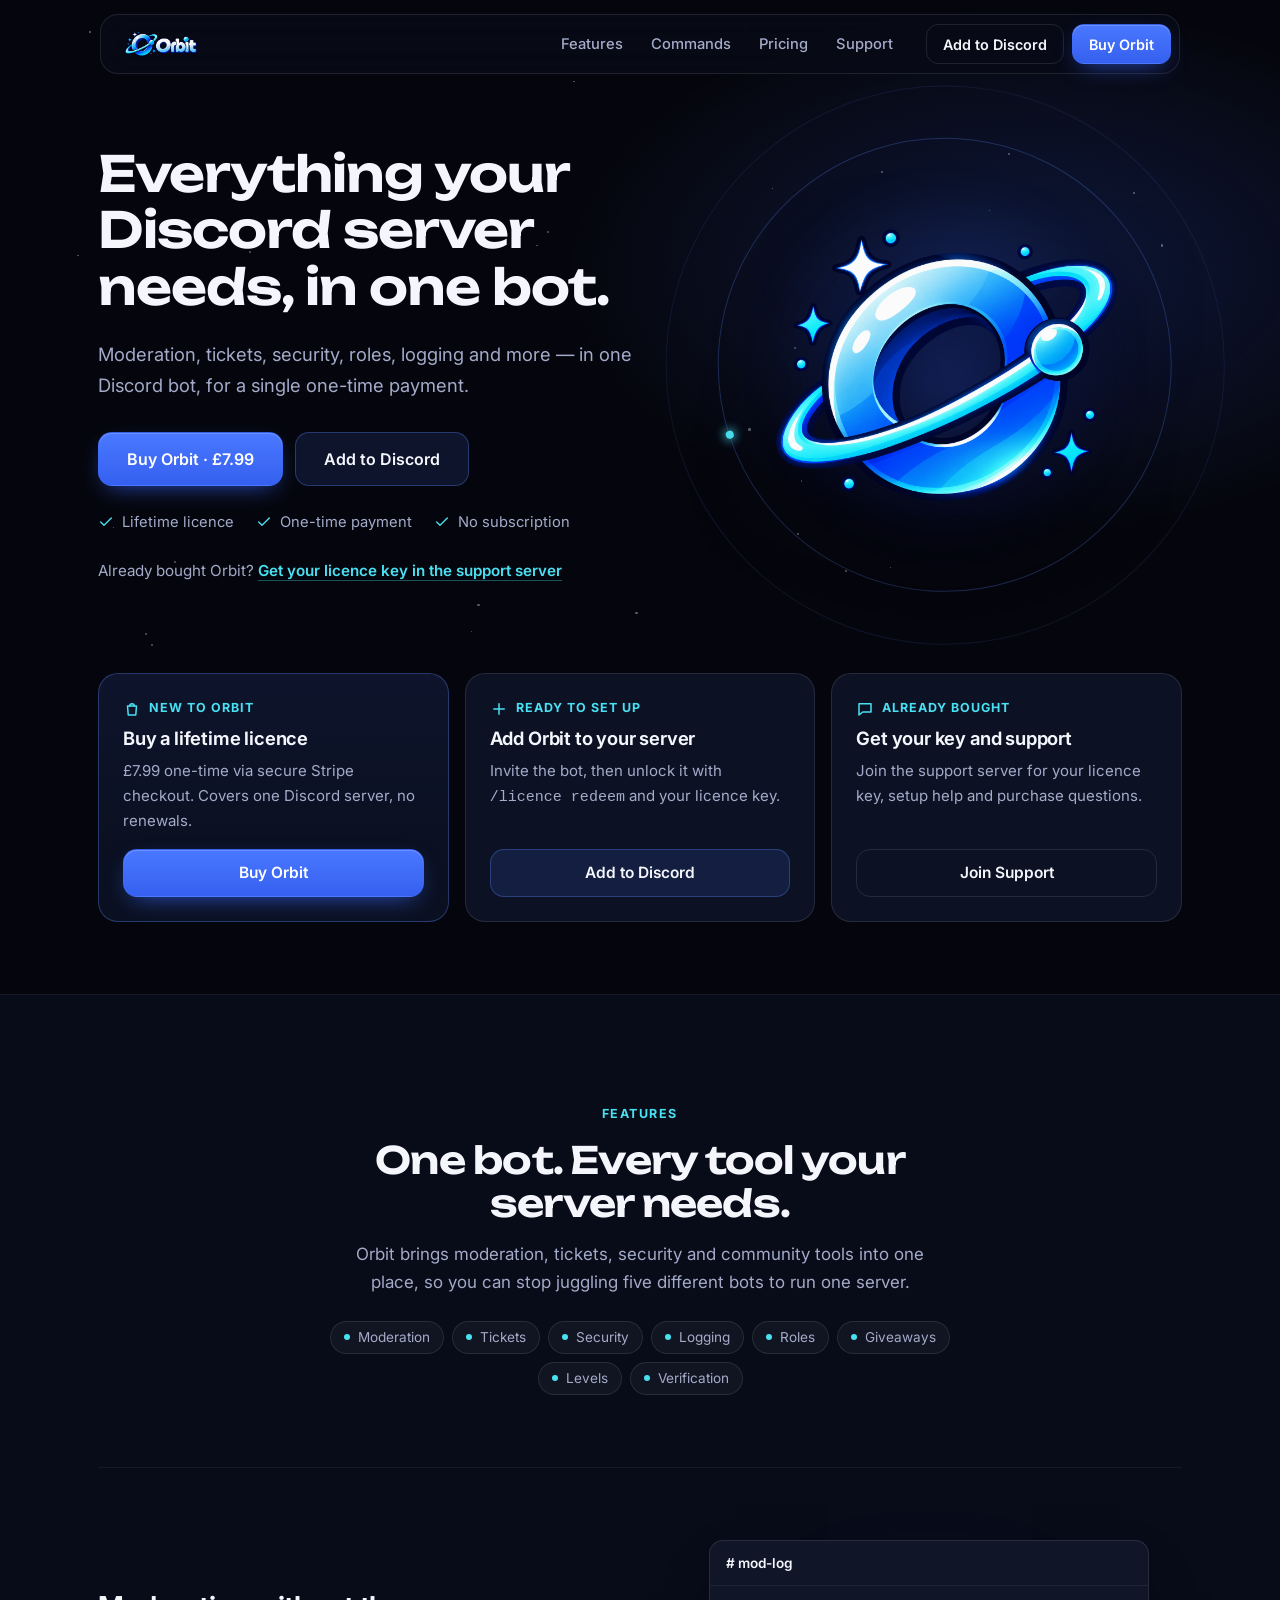
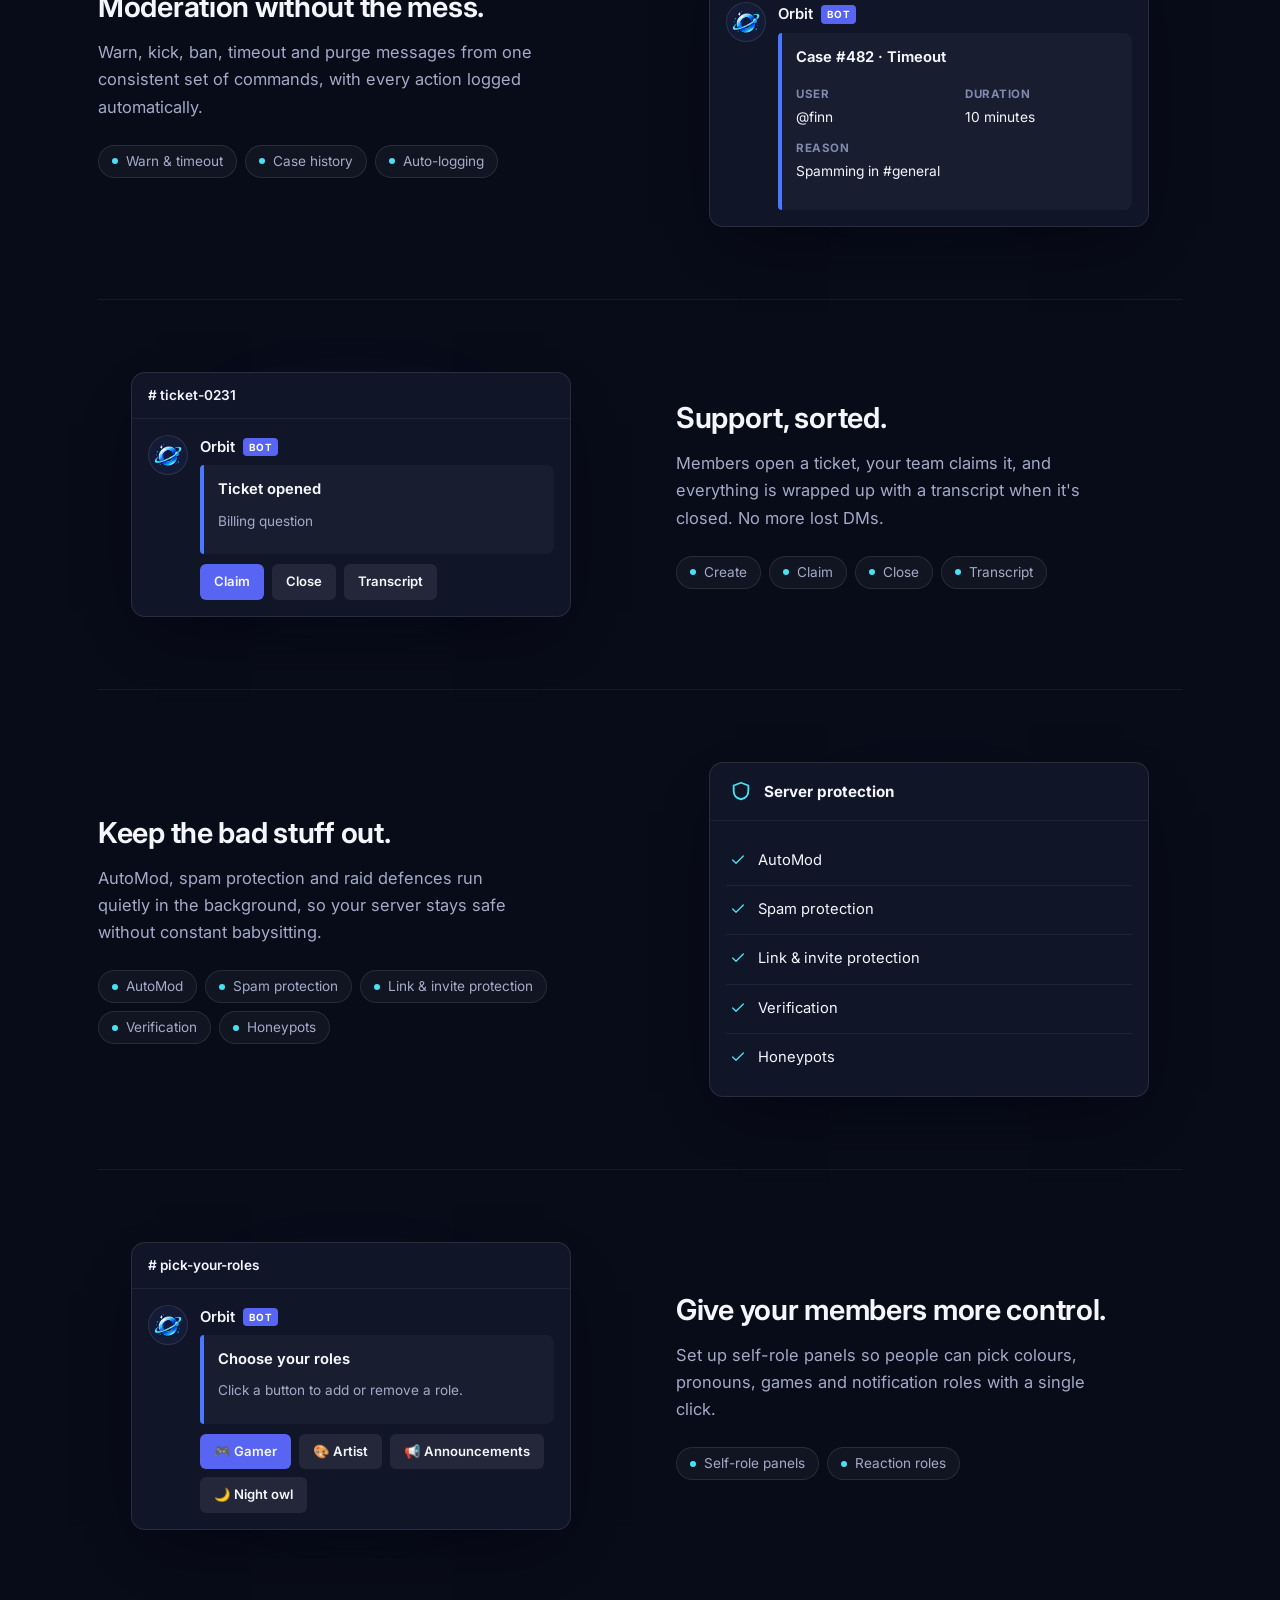
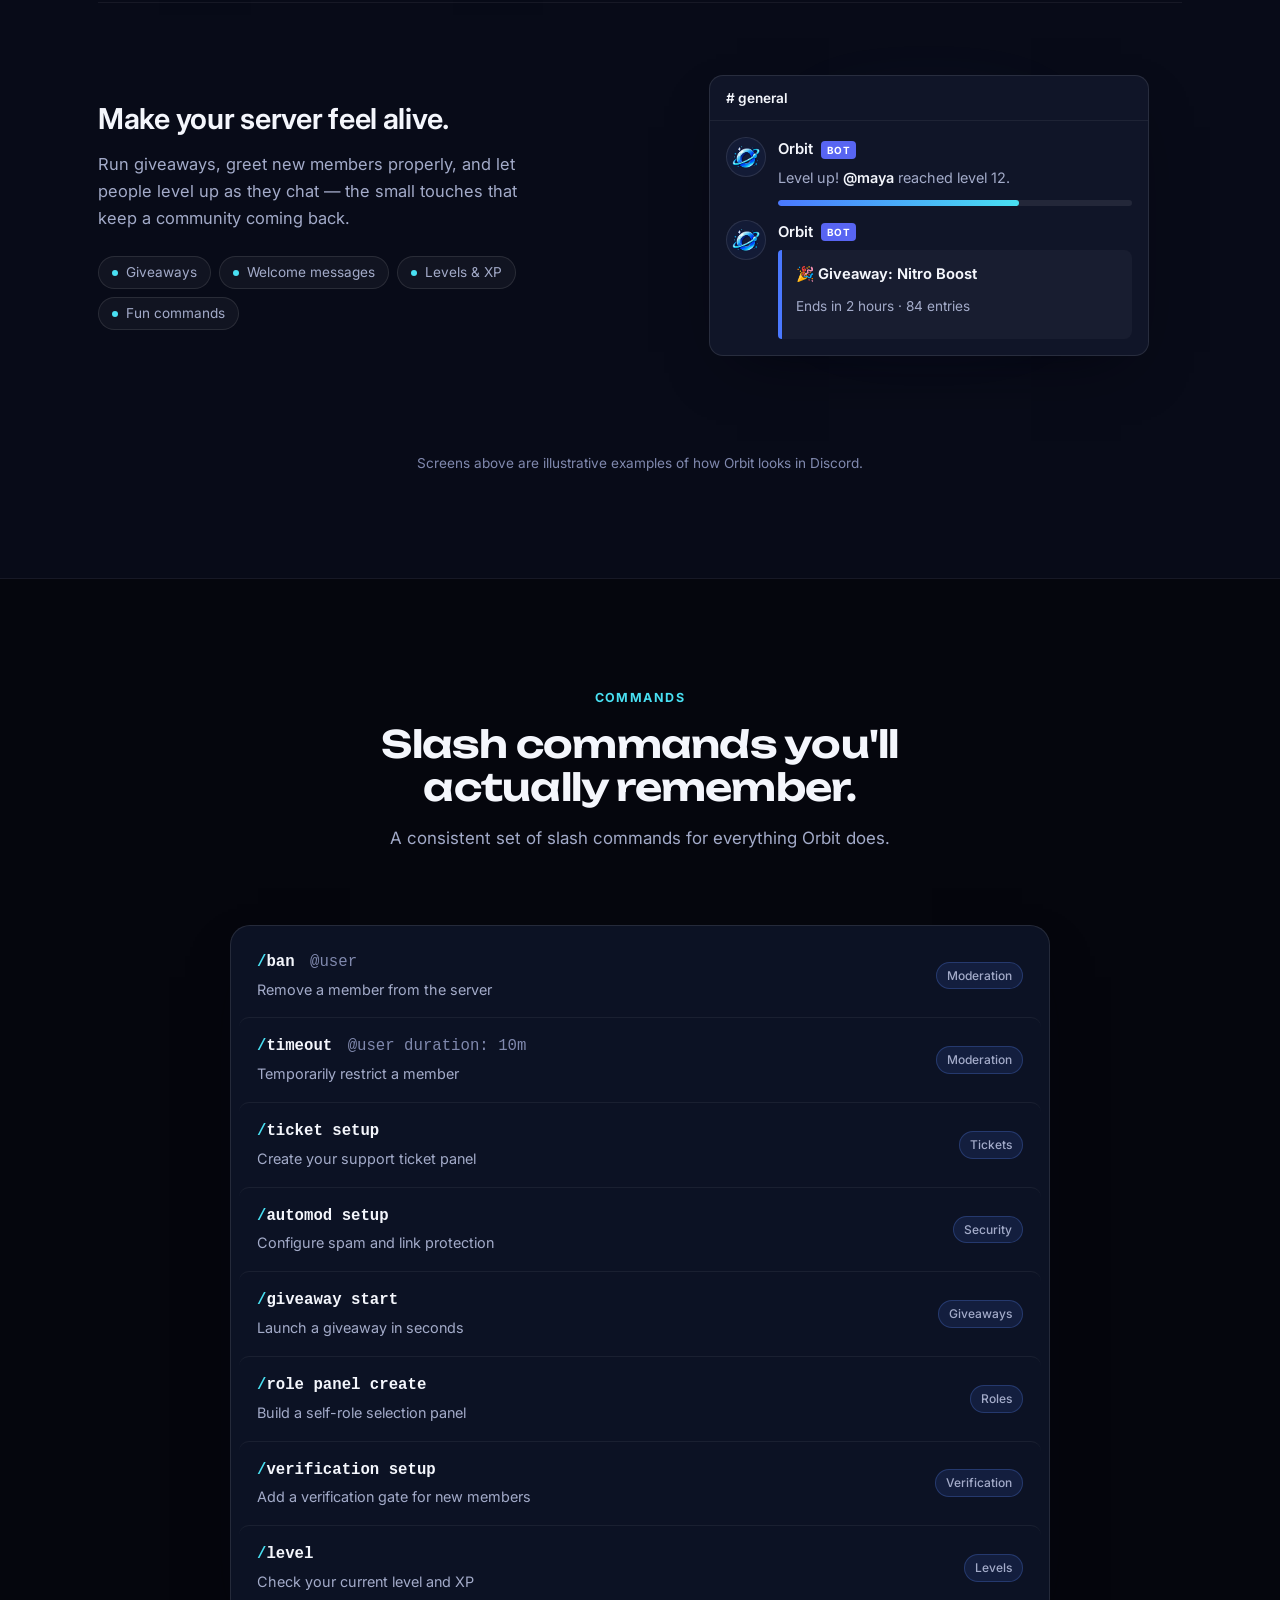
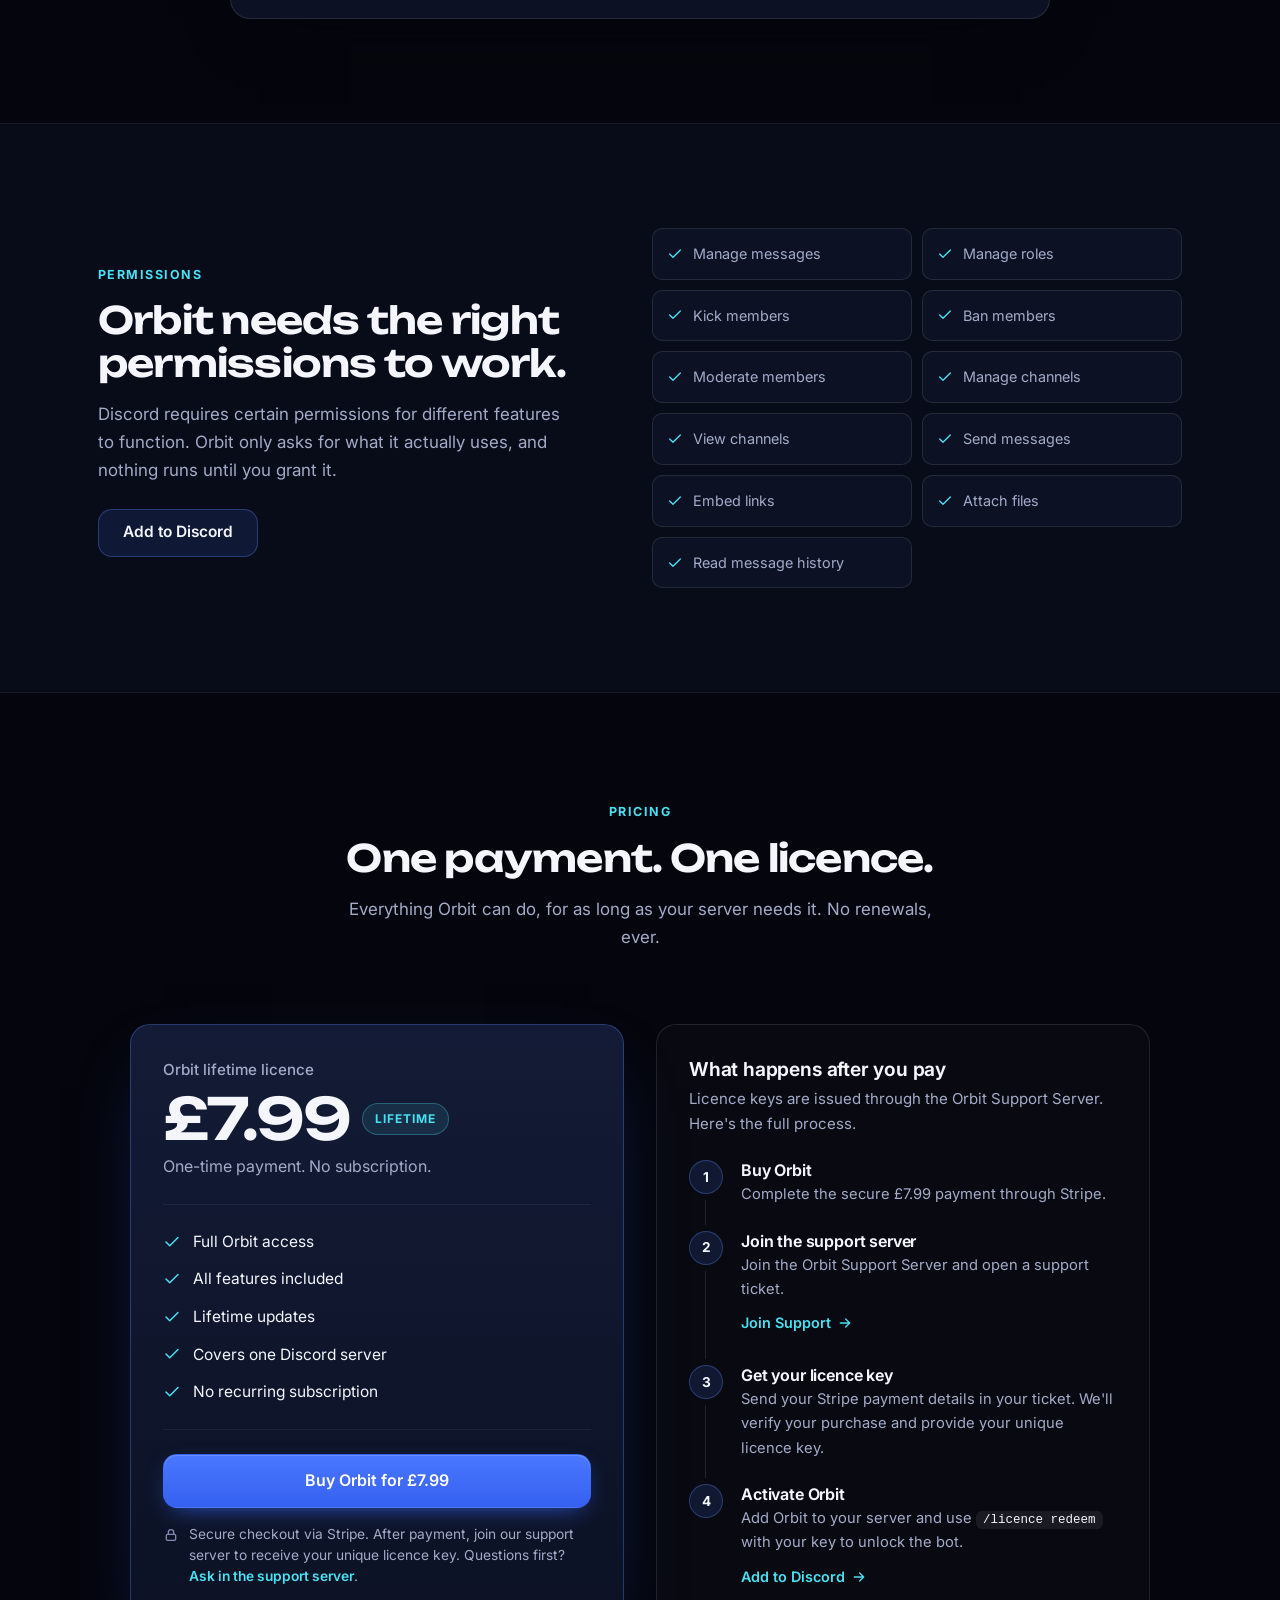
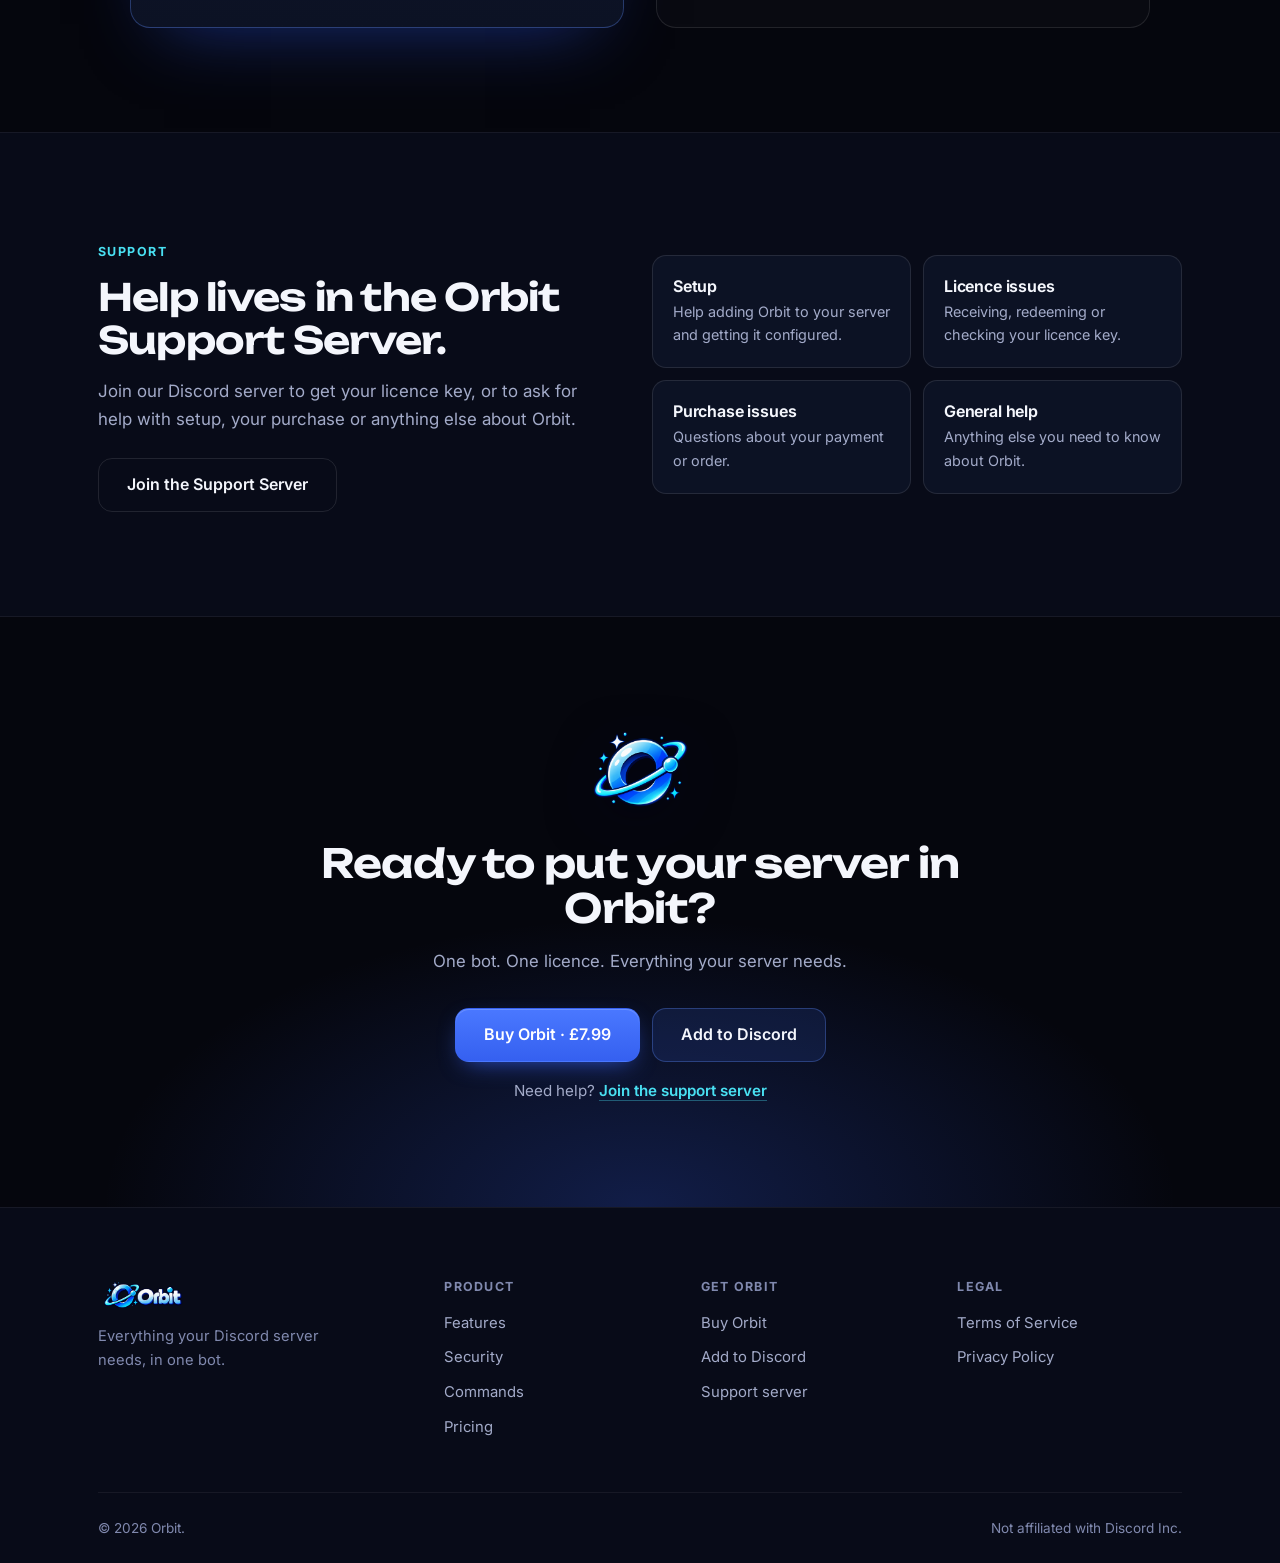
<file: index.html>
<!DOCTYPE html>
<html lang="en">
<head>
<meta charset="UTF-8">
<meta name="viewport" content="width=device-width, initial-scale=1">
<title>Orbit — The all-in-one Discord bot for moderation, tickets and security</title>
<meta name="description" content="Moderation, tickets, security, roles, giveaways and more in one Discord bot. One-time £7.99 lifetime licence. No subscription.">
<meta name="theme-color" content="#3560f0">
<meta name="color-scheme" content="dark">
<link rel="canonical" href="https://orbitdc.dev/">

<!-- Open Graph (Discord, Slack, Facebook…) -->
<meta property="og:type" content="website">
<meta property="og:site_name" content="Orbit">
<meta property="og:url" content="https://orbitdc.dev/">
<meta property="og:title" content="Orbit — Everything your Discord server needs">
<meta property="og:description" content="Moderation, tickets, security, roles, giveaways and more in one Discord bot. One-time £7.99 lifetime licence. No subscription.">
<meta property="og:image" content="https://orbitdc.dev/assets/orbit-mascot.png">
<meta property="og:image:type" content="image/png">
<meta property="og:image:width" content="1254">
<meta property="og:image:height" content="1254">
<meta property="og:image:alt" content="Orbit — a glossy blue ringed planet mascot">
<meta property="og:locale" content="en_GB">

<!-- Twitter / X -->
<meta name="twitter:card" content="summary">
<meta name="twitter:title" content="Orbit — Everything your Discord server needs">
<meta name="twitter:description" content="Moderation, tickets, security, roles, giveaways and more in one Discord bot. One-time £7.99 lifetime licence. No subscription.">
<meta name="twitter:image" content="https://orbitdc.dev/assets/orbit-mascot.png">
<meta name="twitter:image:alt" content="Orbit — a glossy blue ringed planet mascot">

<link rel="icon" type="image/png" href="assets/orbit-mascot.png">
<link rel="apple-touch-icon" href="assets/orbit-mascot.png">
<link rel="preconnect" href="https://fonts.googleapis.com">
<link rel="preconnect" href="https://fonts.gstatic.com" crossorigin>
<link href="https://fonts.googleapis.com/css2?family=Inter:wght@400;500;600;700&family=Unbounded:wght@500;600&display=swap" rel="stylesheet">
<link rel="stylesheet" href="style.css">
</head>
<body>
<a class="skip-link" href="#main">Skip to content</a>

<!-- Icon sprite -->
<svg class="sprite" width="0" height="0" aria-hidden="true" focusable="false">
  <symbol id="i-check" viewBox="0 0 24 24"><path d="M4 12l5 5L20 6"/></symbol>
  <symbol id="i-arrow" viewBox="0 0 24 24"><path d="M5 12h14M13 6l6 6-6 6"/></symbol>
  <symbol id="i-plus" viewBox="0 0 24 24"><path d="M12 5v14M5 12h14"/></symbol>
  <symbol id="i-bag" viewBox="0 0 24 24"><path d="M6 8h12l-1 12H7L6 8z"/><path d="M9 8a3 3 0 016 0"/></symbol>
  <symbol id="i-chat" viewBox="0 0 24 24"><path d="M4 5h16v11H9l-5 4V5z"/></symbol>
  <symbol id="i-lock" viewBox="0 0 24 24"><rect x="5" y="11" width="14" height="9" rx="2"/><path d="M8 11V8a4 4 0 018 0v3"/></symbol>
  <symbol id="i-shield" viewBox="0 0 24 24"><path d="M12 3l8 3v6c0 5-3.5 8-8 9-4.5-1-8-4-8-9V6l8-3z"/></symbol>
</svg>

<!-- NAV -->
<header class="nav-wrap" id="siteNav">
  <nav class="nav" aria-label="Primary">
    <a href="#top" class="nav-logo" aria-label="Orbit — back to top"><img src="assets/orbit-logo.png" alt="Orbit" width="84" height="28"></a>
    <div class="nav-menu" id="navMenu">
      <ul class="nav-links">
        <li><a href="#features">Features</a></li>
        <li><a href="#commands">Commands</a></li>
        <li><a href="#pricing">Pricing</a></li>
        <li><a href="#" data-action="support">Support</a></li>
      </ul>
      <div class="nav-actions">
        <a href="#" class="btn btn-ghost btn-sm" data-action="invite">Add to Discord</a>
        <a href="#" class="btn btn-primary btn-sm" data-action="stripe">Buy Orbit</a>
      </div>
    </div>
    <button class="nav-toggle" id="navToggle" type="button" aria-label="Open menu" aria-expanded="false" aria-controls="navMenu"><span class="bars"></span></button>
  </nav>
</header>

<main id="main">

  <!-- HERO -->
  <section class="hero" id="top" aria-labelledby="hero-title">
    <div class="starfield" id="heroStars" aria-hidden="true"></div>
    <div class="container hero-inner">
      <div class="hero-copy">
        <h1 id="hero-title">Everything your Discord server needs, in one bot.</h1>
        <p class="lede">Moderation, tickets, security, roles, logging and more — in one Discord bot, for a single one-time payment.</p>
        <div class="hero-actions">
          <a href="#" class="btn btn-primary btn-lg" data-action="stripe">Buy Orbit · £7.99</a>
          <a href="#" class="btn btn-secondary btn-lg" data-action="invite">Add to Discord</a>
        </div>
        <ul class="hero-points">
          <li><svg class="icon" aria-hidden="true"><use href="#i-check"/></svg>Lifetime licence</li>
          <li><svg class="icon" aria-hidden="true"><use href="#i-check"/></svg>One-time payment</li>
          <li><svg class="icon" aria-hidden="true"><use href="#i-check"/></svg>No subscription</li>
        </ul>
        <p class="hero-support">Already bought Orbit? <a href="#" data-action="support">Get your licence key in the support server</a></p>
      </div>
      <div class="hero-stage" aria-hidden="true">
        <span class="ring r2"></span>
        <span class="ring r1"></span>
        <img class="hero-mascot" src="assets/orbit-mascot.png" alt="" width="1254" height="1254" fetchpriority="high">
      </div>
    </div>
  </section>

  <!-- THREE CLEAR PATHS -->
  <section class="paths" aria-labelledby="paths-title">
    <h2 class="sr-only" id="paths-title">Get started with Orbit</h2>
    <div class="container">
      <div class="paths-grid">
        <div class="path is-primary">
          <span class="path-label"><svg class="icon" aria-hidden="true"><use href="#i-bag"/></svg>New to Orbit</span>
          <h3>Buy a lifetime licence</h3>
          <p>£7.99 one-time via secure Stripe checkout. Covers one Discord server, no renewals.</p>
          <a href="#" class="btn btn-primary" data-action="stripe">Buy Orbit</a>
        </div>
        <div class="path">
          <span class="path-label"><svg class="icon" aria-hidden="true"><use href="#i-plus"/></svg>Ready to set up</span>
          <h3>Add Orbit to your server</h3>
          <p>Invite the bot, then unlock it with <code>/licence redeem</code> and your licence key.</p>
          <a href="#" class="btn btn-secondary" data-action="invite">Add to Discord</a>
        </div>
        <div class="path">
          <span class="path-label"><svg class="icon" aria-hidden="true"><use href="#i-chat"/></svg>Already bought</span>
          <h3>Get your key and support</h3>
          <p>Join the support server for your licence key, setup help and purchase questions.</p>
          <a href="#" class="btn btn-ghost" data-action="support">Join Support</a>
        </div>
      </div>
    </div>
  </section>

  <!-- FEATURES -->
  <section class="section alt" id="features" aria-labelledby="features-title">
    <div class="container">
      <div class="section-head center reveal">
        <span class="eyebrow">Features</span>
        <h2 id="features-title">One bot. Every tool your server needs.</h2>
        <p>Orbit brings moderation, tickets, security and community tools into one place, so you can stop juggling five different bots to run one server.</p>
        <ul class="module-list" aria-label="Orbit modules">
          <li class="tag">Moderation</li>
          <li class="tag">Tickets</li>
          <li class="tag">Security</li>
          <li class="tag">Logging</li>
          <li class="tag">Roles</li>
          <li class="tag">Giveaways</li>
          <li class="tag">Levels</li>
          <li class="tag">Verification</li>
        </ul>
      </div>

      <!-- Moderation -->
      <div class="feature-row reveal">
        <div class="feature-text">
          <h3>Moderation without the mess.</h3>
          <p>Warn, kick, ban, timeout and purge messages from one consistent set of commands, with every action logged automatically.</p>
          <ul class="feature-tags">
            <li class="tag">Warn &amp; timeout</li>
            <li class="tag">Case history</li>
            <li class="tag">Auto-logging</li>
          </ul>
        </div>
        <div class="feature-visual" aria-hidden="true">
          <div class="dc">
            <div class="dc-channel">#&nbsp;mod-log</div>
            <div class="dc-body">
              <div class="dc-msg">
                <div class="dc-avatar"><img src="assets/orbit-mascot.png" alt="" loading="lazy" width="64" height="64"></div>
                <div class="dc-main">
                  <div class="dc-name">Orbit <span class="dc-bot">BOT</span></div>
                  <div class="dc-embed">
                    <div class="dc-embed-title">Case #482 · Timeout</div>
                    <dl class="dc-fields">
                      <div class="dc-field"><dt>User</dt><dd>@finn</dd></div>
                      <div class="dc-field"><dt>Duration</dt><dd>10 minutes</dd></div>
                      <div class="dc-field wide"><dt>Reason</dt><dd>Spamming in #general</dd></div>
                    </dl>
                  </div>
                </div>
              </div>
            </div>
          </div>
        </div>
      </div>

      <!-- Tickets -->
      <div class="feature-row reverse reveal">
        <div class="feature-text">
          <h3>Support, sorted.</h3>
          <p>Members open a ticket, your team claims it, and everything is wrapped up with a transcript when it's closed. No more lost DMs.</p>
          <ul class="feature-tags">
            <li class="tag">Create</li>
            <li class="tag">Claim</li>
            <li class="tag">Close</li>
            <li class="tag">Transcript</li>
          </ul>
        </div>
        <div class="feature-visual" aria-hidden="true">
          <div class="dc">
            <div class="dc-channel">#&nbsp;ticket-0231</div>
            <div class="dc-body">
              <div class="dc-msg">
                <div class="dc-avatar"><img src="assets/orbit-mascot.png" alt="" loading="lazy" width="64" height="64"></div>
                <div class="dc-main">
                  <div class="dc-name">Orbit <span class="dc-bot">BOT</span></div>
                  <div class="dc-embed">
                    <div class="dc-embed-title">Ticket opened</div>
                    <div class="dc-embed-desc">Billing question</div>
                  </div>
                  <div class="dc-buttons">
                    <span class="dc-btn primary">Claim</span>
                    <span class="dc-btn">Close</span>
                    <span class="dc-btn">Transcript</span>
                  </div>
                </div>
              </div>
            </div>
          </div>
        </div>
      </div>

      <!-- Security -->
      <div class="feature-row reveal" id="security">
        <div class="feature-text">
          <h3>Keep the bad stuff out.</h3>
          <p>AutoMod, spam protection and raid defences run quietly in the background, so your server stays safe without constant babysitting.</p>
          <ul class="feature-tags">
            <li class="tag">AutoMod</li>
            <li class="tag">Spam protection</li>
            <li class="tag">Link &amp; invite protection</li>
            <li class="tag">Verification</li>
            <li class="tag">Honeypots</li>
          </ul>
        </div>
        <div class="feature-visual" aria-hidden="true">
          <div class="dc">
            <div class="dc-shield"><svg class="icon"><use href="#i-shield"/></svg><strong>Server protection</strong></div>
            <div class="dc-body">
              <ul class="dc-checklist">
                <li><svg class="icon"><use href="#i-check"/></svg>AutoMod</li>
                <li><svg class="icon"><use href="#i-check"/></svg>Spam protection</li>
                <li><svg class="icon"><use href="#i-check"/></svg>Link &amp; invite protection</li>
                <li><svg class="icon"><use href="#i-check"/></svg>Verification</li>
                <li><svg class="icon"><use href="#i-check"/></svg>Honeypots</li>
              </ul>
            </div>
          </div>
        </div>
      </div>

      <!-- Roles -->
      <div class="feature-row reverse reveal">
        <div class="feature-text">
          <h3>Give your members more control.</h3>
          <p>Set up self-role panels so people can pick colours, pronouns, games and notification roles with a single click.</p>
          <ul class="feature-tags">
            <li class="tag">Self-role panels</li>
            <li class="tag">Reaction roles</li>
          </ul>
        </div>
        <div class="feature-visual" aria-hidden="true">
          <div class="dc">
            <div class="dc-channel">#&nbsp;pick-your-roles</div>
            <div class="dc-body">
              <div class="dc-msg">
                <div class="dc-avatar"><img src="assets/orbit-mascot.png" alt="" loading="lazy" width="64" height="64"></div>
                <div class="dc-main">
                  <div class="dc-name">Orbit <span class="dc-bot">BOT</span></div>
                  <div class="dc-embed">
                    <div class="dc-embed-title">Choose your roles</div>
                    <div class="dc-embed-desc">Click a button to add or remove a role.</div>
                  </div>
                  <div class="dc-buttons">
                    <span class="dc-btn primary"><span class="em">🎮</span>Gamer</span>
                    <span class="dc-btn"><span class="em">🎨</span>Artist</span>
                    <span class="dc-btn"><span class="em">📢</span>Announcements</span>
                    <span class="dc-btn"><span class="em">🌙</span>Night owl</span>
                  </div>
                </div>
              </div>
            </div>
          </div>
        </div>
      </div>

      <!-- Community -->
      <div class="feature-row reveal">
        <div class="feature-text">
          <h3>Make your server feel alive.</h3>
          <p>Run giveaways, greet new members properly, and let people level up as they chat — the small touches that keep a community coming back.</p>
          <ul class="feature-tags">
            <li class="tag">Giveaways</li>
            <li class="tag">Welcome messages</li>
            <li class="tag">Levels &amp; XP</li>
            <li class="tag">Fun commands</li>
          </ul>
        </div>
        <div class="feature-visual" aria-hidden="true">
          <div class="dc">
            <div class="dc-channel">#&nbsp;general</div>
            <div class="dc-body">
              <div class="dc-msg">
                <div class="dc-avatar"><img src="assets/orbit-mascot.png" alt="" loading="lazy" width="64" height="64"></div>
                <div class="dc-main">
                  <div class="dc-name">Orbit <span class="dc-bot">BOT</span></div>
                  <div class="dc-text">Level up! <b>@maya</b> reached level 12.</div>
                  <div class="dc-progress"><i></i></div>
                </div>
              </div>
              <div class="dc-msg">
                <div class="dc-avatar"><img src="assets/orbit-mascot.png" alt="" loading="lazy" width="64" height="64"></div>
                <div class="dc-main">
                  <div class="dc-name">Orbit <span class="dc-bot">BOT</span></div>
                  <div class="dc-embed">
                    <div class="dc-embed-title">🎉 Giveaway: Nitro Boost</div>
                    <div class="dc-embed-desc">Ends in 2 hours · 84 entries</div>
                  </div>
                </div>
              </div>
            </div>
          </div>
        </div>
      </div>

      <p class="examples-note">Screens above are illustrative examples of how Orbit looks in Discord.</p>
    </div>
  </section>

  <!-- COMMANDS -->
  <section class="section" id="commands" aria-labelledby="commands-title">
    <div class="container">
      <div class="section-head center reveal">
        <span class="eyebrow">Commands</span>
        <h2 id="commands-title">Slash commands you'll actually remember.</h2>
        <p>A consistent set of slash commands for everything Orbit does.</p>
      </div>
      <div class="command-panel reveal" role="list">
        <div class="command-row" role="listitem">
          <div class="command-main"><div class="cmd mono"><span class="slash">/</span>ban <span class="arg">@user</span></div><div class="desc">Remove a member from the server</div></div>
          <span class="command-tag">Moderation</span>
        </div>
        <div class="command-row" role="listitem">
          <div class="command-main"><div class="cmd mono"><span class="slash">/</span>timeout <span class="arg">@user duration: 10m</span></div><div class="desc">Temporarily restrict a member</div></div>
          <span class="command-tag">Moderation</span>
        </div>
        <div class="command-row" role="listitem">
          <div class="command-main"><div class="cmd mono"><span class="slash">/</span>ticket setup</div><div class="desc">Create your support ticket panel</div></div>
          <span class="command-tag">Tickets</span>
        </div>
        <div class="command-row" role="listitem">
          <div class="command-main"><div class="cmd mono"><span class="slash">/</span>automod setup</div><div class="desc">Configure spam and link protection</div></div>
          <span class="command-tag">Security</span>
        </div>
        <div class="command-row" role="listitem">
          <div class="command-main"><div class="cmd mono"><span class="slash">/</span>giveaway start</div><div class="desc">Launch a giveaway in seconds</div></div>
          <span class="command-tag">Giveaways</span>
        </div>
        <div class="command-row" role="listitem">
          <div class="command-main"><div class="cmd mono"><span class="slash">/</span>role panel create</div><div class="desc">Build a self-role selection panel</div></div>
          <span class="command-tag">Roles</span>
        </div>
        <div class="command-row" role="listitem">
          <div class="command-main"><div class="cmd mono"><span class="slash">/</span>verification setup</div><div class="desc">Add a verification gate for new members</div></div>
          <span class="command-tag">Verification</span>
        </div>
        <div class="command-row" role="listitem">
          <div class="command-main"><div class="cmd mono"><span class="slash">/</span>level</div><div class="desc">Check your current level and XP</div></div>
          <span class="command-tag">Levels</span>
        </div>
      </div>
    </div>
  </section>

  <!-- PERMISSIONS -->
  <section class="section alt" id="permissions" aria-labelledby="perm-title">
    <div class="container">
      <div class="perm-wrap reveal">
        <div class="section-head">
          <span class="eyebrow">Permissions</span>
          <h2 id="perm-title">Orbit needs the right permissions to work.</h2>
          <p>Discord requires certain permissions for different features to function. Orbit only asks for what it actually uses, and nothing runs until you grant it.</p>
          <a href="#" class="btn btn-secondary" data-action="invite">Add to Discord</a>
        </div>
        <ul class="perm-list">
          <li class="perm-item"><svg class="icon" aria-hidden="true"><use href="#i-check"/></svg>Manage messages</li>
          <li class="perm-item"><svg class="icon" aria-hidden="true"><use href="#i-check"/></svg>Manage roles</li>
          <li class="perm-item"><svg class="icon" aria-hidden="true"><use href="#i-check"/></svg>Kick members</li>
          <li class="perm-item"><svg class="icon" aria-hidden="true"><use href="#i-check"/></svg>Ban members</li>
          <li class="perm-item"><svg class="icon" aria-hidden="true"><use href="#i-check"/></svg>Moderate members</li>
          <li class="perm-item"><svg class="icon" aria-hidden="true"><use href="#i-check"/></svg>Manage channels</li>
          <li class="perm-item"><svg class="icon" aria-hidden="true"><use href="#i-check"/></svg>View channels</li>
          <li class="perm-item"><svg class="icon" aria-hidden="true"><use href="#i-check"/></svg>Send messages</li>
          <li class="perm-item"><svg class="icon" aria-hidden="true"><use href="#i-check"/></svg>Embed links</li>
          <li class="perm-item"><svg class="icon" aria-hidden="true"><use href="#i-check"/></svg>Attach files</li>
          <li class="perm-item"><svg class="icon" aria-hidden="true"><use href="#i-check"/></svg>Read message history</li>
        </ul>
      </div>
    </div>
  </section>

  <!-- PRICING + AFTER PURCHASE -->
  <section class="section" id="pricing" aria-labelledby="pricing-title">
    <div class="container">
      <div class="section-head center reveal">
        <span class="eyebrow">Pricing</span>
        <h2 id="pricing-title">One payment. One licence.</h2>
        <p>Everything Orbit can do, for as long as your server needs it. No renewals, ever.</p>
      </div>
      <div class="pricing-wrap reveal">
        <div class="price-card" id="buy">
          <div class="price-label">Orbit lifetime licence</div>
          <div class="price-amount"><span class="num">£7.99</span><span class="price-badge">Lifetime</span></div>
          <p class="price-sub">One-time payment. No subscription.</p>
          <ul class="price-list">
            <li><svg class="icon" aria-hidden="true"><use href="#i-check"/></svg>Full Orbit access</li>
            <li><svg class="icon" aria-hidden="true"><use href="#i-check"/></svg>All features included</li>
            <li><svg class="icon" aria-hidden="true"><use href="#i-check"/></svg>Lifetime updates</li>
            <li><svg class="icon" aria-hidden="true"><use href="#i-check"/></svg>Covers one Discord server</li>
            <li><svg class="icon" aria-hidden="true"><use href="#i-check"/></svg>No recurring subscription</li>
          </ul>
          <a href="#" class="btn btn-primary btn-lg btn-block" data-action="stripe">Buy Orbit for £7.99</a>
          <p class="price-note"><svg class="icon" aria-hidden="true"><use href="#i-lock"/></svg><span>Secure checkout via Stripe. After payment, join our support server to receive your unique licence key. Questions first? <a href="#" data-action="support">Ask in the support server</a>.</span></p>
        </div>

        <div class="after" id="how-it-works">
          <h3>What happens after you pay</h3>
          <p>Licence keys are issued through the Orbit Support Server. Here's the full process.</p>
          <ol class="timeline">
            <li>
              <h4>Buy Orbit</h4>
              <p>Complete the secure £7.99 payment through Stripe.</p>
            </li>
            <li>
              <h4>Join the support server</h4>
              <p>Join the Orbit Support Server and open a support ticket.</p>
              <a href="#" class="link-arrow" data-action="support">Join Support <svg class="icon" aria-hidden="true"><use href="#i-arrow"/></svg></a>
            </li>
            <li>
              <h4>Get your licence key</h4>
              <p>Send your Stripe payment details in your ticket. We'll verify your purchase and provide your unique licence key.</p>
            </li>
            <li>
              <h4>Activate Orbit</h4>
              <p>Add Orbit to your server and use <code>/licence redeem</code> with your key to unlock the bot.</p>
              <a href="#" class="link-arrow" data-action="invite">Add to Discord <svg class="icon" aria-hidden="true"><use href="#i-arrow"/></svg></a>
            </li>
          </ol>
        </div>
      </div>
    </div>
  </section>

  <!-- SUPPORT -->
  <section class="section alt" id="support" aria-labelledby="support-title">
    <div class="container">
      <div class="support-wrap reveal">
        <div class="section-head">
          <span class="eyebrow">Support</span>
          <h2 id="support-title">Help lives in the Orbit Support Server.</h2>
          <p>Join our Discord server to get your licence key, or to ask for help with setup, your purchase or anything else about Orbit.</p>
          <a href="#" class="btn btn-ghost btn-lg" data-action="support">Join the Support Server</a>
        </div>
        <div class="support-grid">
          <div class="support-tile"><h3>Setup</h3><p>Help adding Orbit to your server and getting it configured.</p></div>
          <div class="support-tile"><h3>Licence issues</h3><p>Receiving, redeeming or checking your licence key.</p></div>
          <div class="support-tile"><h3>Purchase issues</h3><p>Questions about your payment or order.</p></div>
          <div class="support-tile"><h3>General help</h3><p>Anything else you need to know about Orbit.</p></div>
        </div>
      </div>
    </div>
  </section>

  <!-- FINAL CTA -->
  <section class="final-cta" aria-labelledby="cta-title">
    <div class="container reveal">
      <img class="mark" src="assets/orbit-mascot.png" alt="" loading="lazy" width="96" height="96">
      <h2 id="cta-title">Ready to put your server in Orbit?</h2>
      <p>One bot. One licence. Everything your server needs.</p>
      <div class="hero-actions">
        <a href="#" class="btn btn-primary btn-lg" data-action="stripe">Buy Orbit · £7.99</a>
        <a href="#" class="btn btn-secondary btn-lg" data-action="invite">Add to Discord</a>
      </div>
      <p class="hero-support">Need help? <a href="#" data-action="support">Join the support server</a></p>
    </div>
  </section>

</main>

<!-- FOOTER -->
<footer class="site-footer">
  <div class="container">
    <div class="footer-top">
      <div class="footer-brand">
        <img src="assets/orbit-logo.png" alt="Orbit" width="90" height="30" loading="lazy">
        <p>Everything your Discord server needs, in one bot.</p>
      </div>
      <nav class="footer-col" aria-label="Product">
        <h2>Product</h2>
        <a href="#features">Features</a>
        <a href="#security">Security</a>
        <a href="#commands">Commands</a>
        <a href="#pricing">Pricing</a>
      </nav>
      <nav class="footer-col" aria-label="Get Orbit">
        <h2>Get Orbit</h2>
        <a href="#" data-action="stripe">Buy Orbit</a>
        <a href="#" data-action="invite">Add to Discord</a>
        <a href="#" data-action="support">Support server</a>
      </nav>
      <nav class="footer-col" aria-label="Legal">
        <h2>Legal</h2>
        <a href="terms.html">Terms of Service</a>
        <a href="privacy.html">Privacy Policy</a>
      </nav>
    </div>
    <div class="footer-bottom">
      <span>&copy; <span id="year">2026</span> Orbit.</span>
      <span>Not affiliated with Discord Inc.</span>
    </div>
  </div>
</footer>

<script src="script.js"></script>
</body>
</html>
</file>
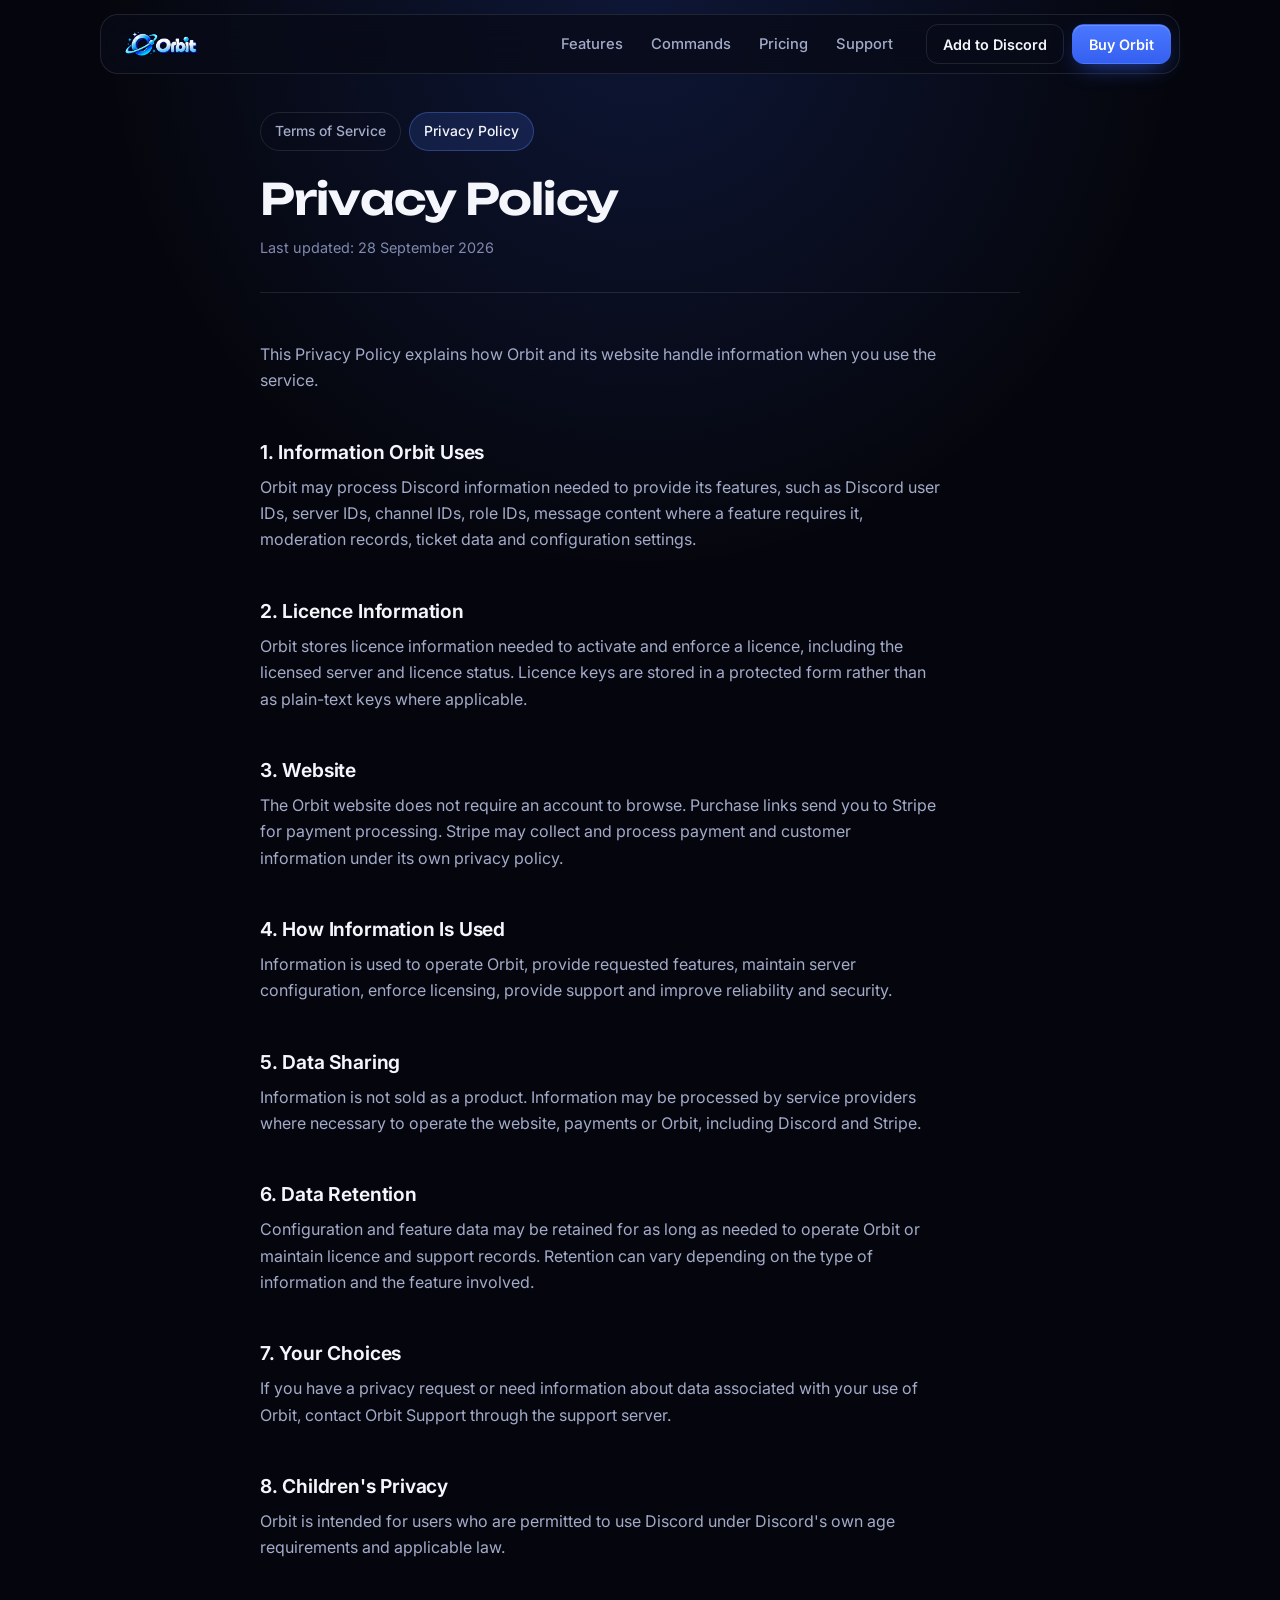
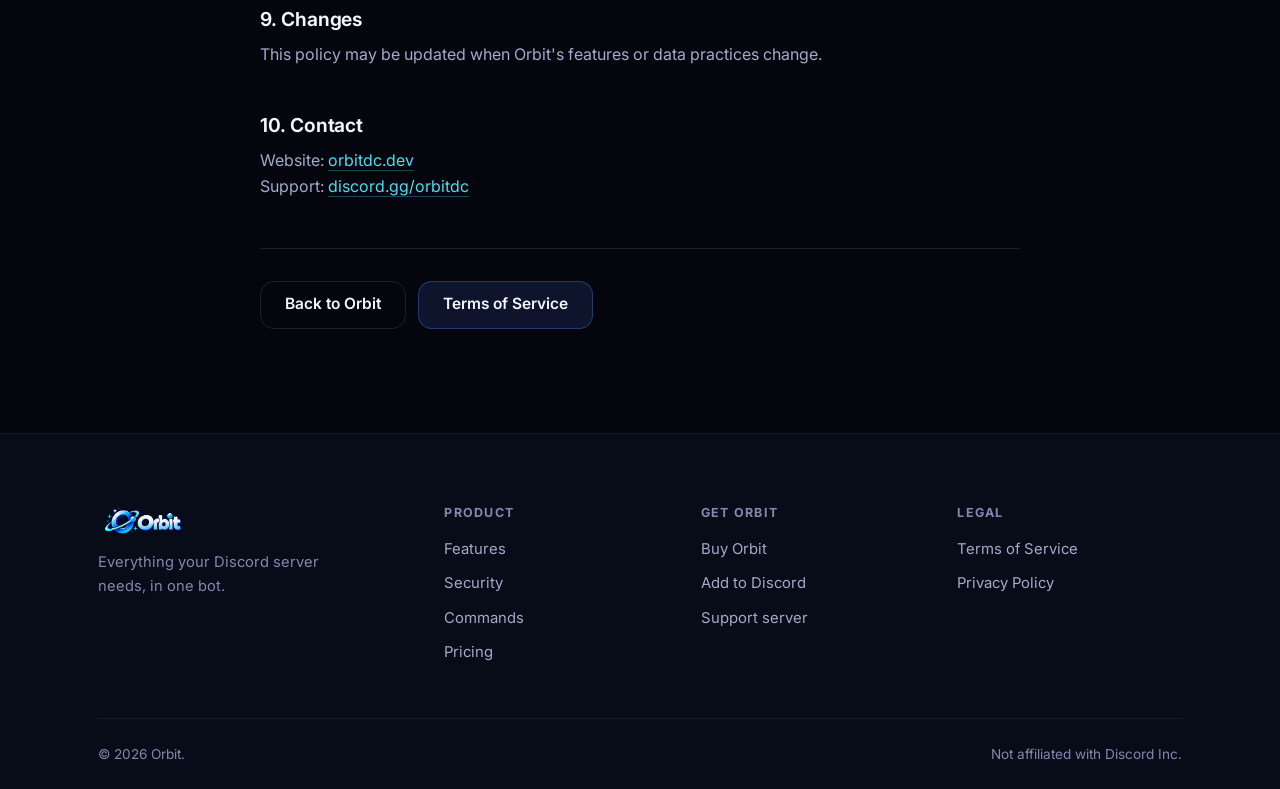
<file: privacy.html>
<!DOCTYPE html>
<html lang="en">
<head>
<meta charset="UTF-8">
<meta name="viewport" content="width=device-width, initial-scale=1">
<title>Privacy Policy — Orbit</title>
<meta name="description" content="How Orbit and the Orbit website handle information, including Discord data, licence information and payments.">
<meta name="theme-color" content="#3560f0">
<meta name="color-scheme" content="dark">
<link rel="canonical" href="https://orbitdc.dev/privacy.html">
<meta property="og:type" content="website">
<meta property="og:site_name" content="Orbit">
<meta property="og:url" content="https://orbitdc.dev/privacy.html">
<meta property="og:title" content="Privacy Policy — Orbit">
<meta property="og:description" content="How Orbit and the Orbit website handle information, including Discord data, licence information and payments.">
<meta property="og:image" content="https://orbitdc.dev/assets/orbit-mascot.png">
<meta property="og:image:alt" content="Orbit — a glossy blue ringed planet mascot">
<meta name="twitter:card" content="summary">
<meta name="twitter:title" content="Privacy Policy — Orbit">
<meta name="twitter:description" content="How Orbit and the Orbit website handle information, including Discord data, licence information and payments.">
<meta name="twitter:image" content="https://orbitdc.dev/assets/orbit-mascot.png">
<link rel="icon" type="image/png" href="assets/orbit-mascot.png">
<link rel="apple-touch-icon" href="assets/orbit-mascot.png">
<link rel="preconnect" href="https://fonts.googleapis.com">
<link rel="preconnect" href="https://fonts.gstatic.com" crossorigin>
<link href="https://fonts.googleapis.com/css2?family=Inter:wght@400;500;600;700&family=Unbounded:wght@500;600&display=swap" rel="stylesheet">
<link rel="stylesheet" href="style.css">
</head>
<body>
<a class="skip-link" href="#main">Skip to content</a>
<svg class="sprite" width="0" height="0" aria-hidden="true" focusable="false">
  <symbol id="i-check" viewBox="0 0 24 24"><path d="M4 12l5 5L20 6"/></symbol>
</svg>
<header class="nav-wrap" id="siteNav">
  <nav class="nav" aria-label="Primary">
    <a href="index.html" class="nav-logo" aria-label="Orbit — home"><img src="assets/orbit-logo.png" alt="Orbit" width="84" height="28"></a>
    <div class="nav-menu" id="navMenu">
      <ul class="nav-links">
        <li><a href="index.html#features">Features</a></li>
        <li><a href="index.html#commands">Commands</a></li>
        <li><a href="index.html#pricing">Pricing</a></li>
        <li><a href="#" data-action="support">Support</a></li>
      </ul>
      <div class="nav-actions">
        <a href="#" class="btn btn-ghost btn-sm" data-action="invite">Add to Discord</a>
        <a href="#" class="btn btn-primary btn-sm" data-action="stripe">Buy Orbit</a>
      </div>
    </div>
    <button class="nav-toggle" id="navToggle" type="button" aria-label="Open menu" aria-expanded="false" aria-controls="navMenu"><span class="bars"></span></button>
  </nav>
</header>

<main class="page" id="main">
  <div class="container">
    <article class="page-narrow">
      <div class="legal-switch" role="group" aria-label="Legal pages">
        <a href="terms.html">Terms of Service</a>
        <a href="privacy.html" aria-current="page">Privacy Policy</a>
      </div>
      <header class="page-head">
        <h1>Privacy Policy</h1>
        <p class="updated">Last updated: 28 September 2026</p>
      </header>
      <div class="prose">
        <p>This Privacy Policy explains how Orbit and its website handle information when you use the service.</p>
        <h2>1. Information Orbit Uses</h2>
        <p>Orbit may process Discord information needed to provide its features, such as Discord user IDs, server IDs, channel IDs, role IDs, message content where a feature requires it, moderation records, ticket data and configuration settings.</p>
        <h2>2. Licence Information</h2>
        <p>Orbit stores licence information needed to activate and enforce a licence, including the licensed server and licence status. Licence keys are stored in a protected form rather than as plain-text keys where applicable.</p>
        <h2>3. Website</h2>
        <p>The Orbit website does not require an account to browse. Purchase links send you to Stripe for payment processing. Stripe may collect and process payment and customer information under its own privacy policy.</p>
        <h2>4. How Information Is Used</h2>
        <p>Information is used to operate Orbit, provide requested features, maintain server configuration, enforce licensing, provide support and improve reliability and security.</p>
        <h2>5. Data Sharing</h2>
        <p>Information is not sold as a product. Information may be processed by service providers where necessary to operate the website, payments or Orbit, including Discord and Stripe.</p>
        <h2>6. Data Retention</h2>
        <p>Configuration and feature data may be retained for as long as needed to operate Orbit or maintain licence and support records. Retention can vary depending on the type of information and the feature involved.</p>
        <h2>7. Your Choices</h2>
        <p>If you have a privacy request or need information about data associated with your use of Orbit, contact Orbit Support through the support server.</p>
        <h2>8. Children's Privacy</h2>
        <p>Orbit is intended for users who are permitted to use Discord under Discord's own age requirements and applicable law.</p>
        <h2>9. Changes</h2>
        <p>This policy may be updated when Orbit's features or data practices change.</p>
        <h2>10. Contact</h2>
        <p>Website: <a href="https://orbitdc.dev/">orbitdc.dev</a><br>Support: <a href="#" data-action="support">discord.gg/orbitdc</a></p>
      </div>
      <div class="page-actions">
        <a class="btn btn-ghost" href="index.html">Back to Orbit</a>
        <a class="btn btn-secondary" href="terms.html">Terms of Service</a>
      </div>
    </article>
  </div>
</main>

<footer class="site-footer">
  <div class="container">
    <div class="footer-top">
      <div class="footer-brand">
        <img src="assets/orbit-logo.png" alt="Orbit" width="90" height="30" loading="lazy">
        <p>Everything your Discord server needs, in one bot.</p>
      </div>
      <nav class="footer-col" aria-label="Product">
        <h2>Product</h2>
        <a href="index.html#features">Features</a>
        <a href="index.html#security">Security</a>
        <a href="index.html#commands">Commands</a>
        <a href="index.html#pricing">Pricing</a>
      </nav>
      <nav class="footer-col" aria-label="Get Orbit">
        <h2>Get Orbit</h2>
        <a href="#" data-action="stripe">Buy Orbit</a>
        <a href="#" data-action="invite">Add to Discord</a>
        <a href="#" data-action="support">Support server</a>
      </nav>
      <nav class="footer-col" aria-label="Legal">
        <h2>Legal</h2>
        <a href="terms.html">Terms of Service</a>
        <a href="privacy.html">Privacy Policy</a>
      </nav>
    </div>
    <div class="footer-bottom">
      <span>&copy; <span id="year">2026</span> Orbit.</span>
      <span>Not affiliated with Discord Inc.</span>
    </div>
  </div>
</footer>
<script src="script.js"></script>
</body>
</html>
</file>
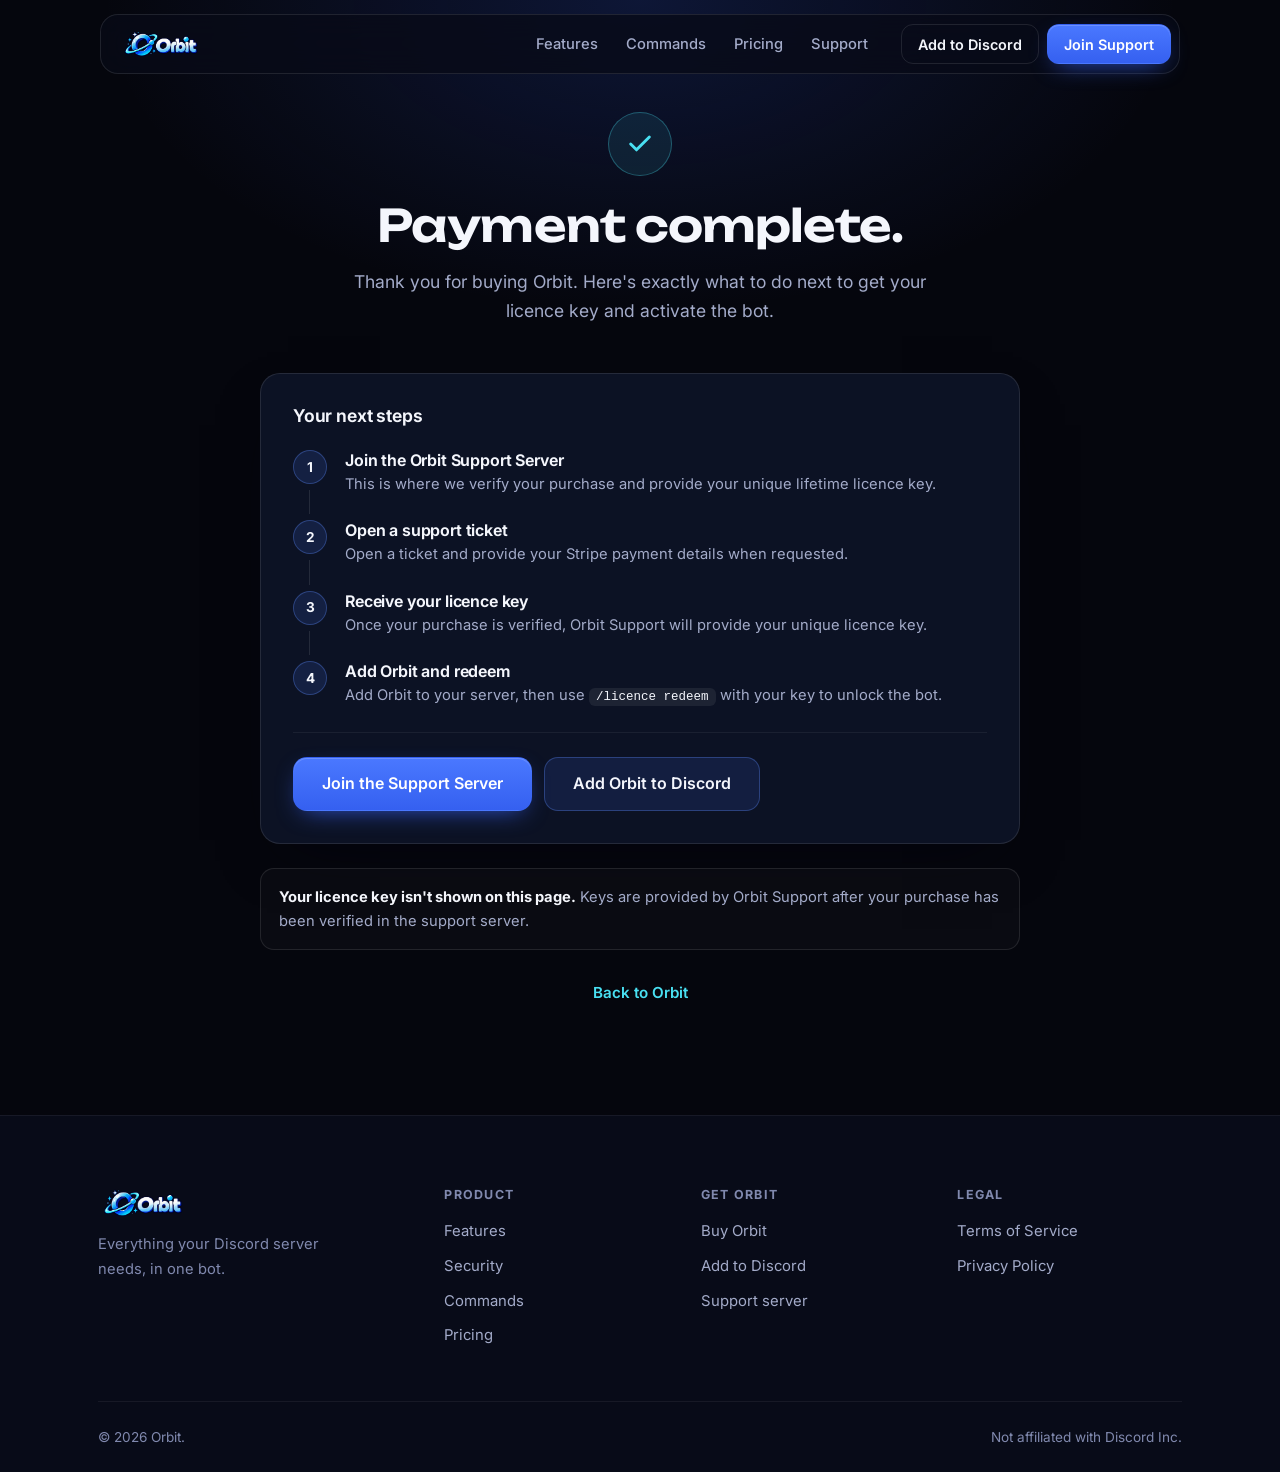
<file: success.html>
<!DOCTYPE html>
<html lang="en">
<head>
<meta charset="UTF-8">
<meta name="viewport" content="width=device-width, initial-scale=1">
<title>Payment complete — Orbit</title>
<meta name="description" content="Your Orbit payment is complete. Here is exactly what to do next to receive and redeem your licence key.">
<meta name="robots" content="noindex, follow">
<meta name="theme-color" content="#3560f0">
<meta name="color-scheme" content="dark">
<meta property="og:type" content="website">
<meta property="og:site_name" content="Orbit">
<meta property="og:url" content="https://orbitdc.dev/success.html">
<meta property="og:title" content="Payment complete — Orbit">
<meta property="og:description" content="Your Orbit payment is complete. Here is exactly what to do next to receive and redeem your licence key.">
<meta property="og:image" content="https://orbitdc.dev/assets/orbit-mascot.png">
<meta property="og:image:alt" content="Orbit — a glossy blue ringed planet mascot">
<meta name="twitter:card" content="summary">
<meta name="twitter:title" content="Payment complete — Orbit">
<meta name="twitter:description" content="Your Orbit payment is complete. Here is exactly what to do next to receive and redeem your licence key.">
<meta name="twitter:image" content="https://orbitdc.dev/assets/orbit-mascot.png">
<link rel="icon" type="image/png" href="assets/orbit-mascot.png">
<link rel="apple-touch-icon" href="assets/orbit-mascot.png">
<link rel="preconnect" href="https://fonts.googleapis.com">
<link rel="preconnect" href="https://fonts.gstatic.com" crossorigin>
<link href="https://fonts.googleapis.com/css2?family=Inter:wght@400;500;600;700&family=Unbounded:wght@500;600&display=swap" rel="stylesheet">
<link rel="stylesheet" href="style.css">
</head>
<body>
<a class="skip-link" href="#main">Skip to content</a>
<svg class="sprite" width="0" height="0" aria-hidden="true" focusable="false">
  <symbol id="i-check" viewBox="0 0 24 24"><path d="M4 12l5 5L20 6"/></symbol>
</svg>
<header class="nav-wrap" id="siteNav">
  <nav class="nav" aria-label="Primary">
    <a href="index.html" class="nav-logo" aria-label="Orbit — home"><img src="assets/orbit-logo.png" alt="Orbit" width="84" height="28"></a>
    <div class="nav-menu" id="navMenu">
      <ul class="nav-links">
        <li><a href="index.html#features">Features</a></li>
        <li><a href="index.html#commands">Commands</a></li>
        <li><a href="index.html#pricing">Pricing</a></li>
        <li><a href="#" data-action="support">Support</a></li>
      </ul>
      <div class="nav-actions">
        <a href="#" class="btn btn-ghost btn-sm" data-action="invite">Add to Discord</a>
        <a href="#" class="btn btn-primary btn-sm" data-action="support">Join Support</a>
      </div>
    </div>
    <button class="nav-toggle" id="navToggle" type="button" aria-label="Open menu" aria-expanded="false" aria-controls="navMenu"><span class="bars"></span></button>
  </nav>
</header>

<main class="page" id="main">
  <div class="container">
    <div class="page-narrow success">
      <div class="success-icon" aria-hidden="true"><svg class="icon"><use href="#i-check"/></svg></div>
      <h1>Payment complete.</h1>
      <p class="lede">Thank you for buying Orbit. Here's exactly what to do next to get your licence key and activate the bot.</p>

      <section class="steps-card" aria-labelledby="next-title">
        <h2 id="next-title">Your next steps</h2>
        <ol class="timeline">
          <li>
            <h4>Join the Orbit Support Server</h4>
            <p>This is where we verify your purchase and provide your unique lifetime licence key.</p>
          </li>
          <li>
            <h4>Open a support ticket</h4>
            <p>Open a ticket and provide your Stripe payment details when requested.</p>
          </li>
          <li>
            <h4>Receive your licence key</h4>
            <p>Once your purchase is verified, Orbit Support will provide your unique licence key.</p>
          </li>
          <li>
            <h4>Add Orbit and redeem</h4>
            <p>Add Orbit to your server, then use <code>/licence redeem</code> with your key to unlock the bot.</p>
          </li>
        </ol>
        <div class="success-actions">
          <a class="btn btn-primary btn-lg" href="#" data-action="support">Join the Support Server</a>
          <a class="btn btn-secondary btn-lg" href="#" data-action="invite">Add Orbit to Discord</a>
        </div>
      </section>

      <p class="notice"><strong>Your licence key isn't shown on this page.</strong> Keys are provided by Orbit Support after your purchase has been verified in the support server.</p>
      <p class="back"><a class="link-arrow" href="index.html">Back to Orbit</a></p>
    </div>
  </div>
</main>

<footer class="site-footer">
  <div class="container">
    <div class="footer-top">
      <div class="footer-brand">
        <img src="assets/orbit-logo.png" alt="Orbit" width="90" height="30" loading="lazy">
        <p>Everything your Discord server needs, in one bot.</p>
      </div>
      <nav class="footer-col" aria-label="Product">
        <h2>Product</h2>
        <a href="index.html#features">Features</a>
        <a href="index.html#security">Security</a>
        <a href="index.html#commands">Commands</a>
        <a href="index.html#pricing">Pricing</a>
      </nav>
      <nav class="footer-col" aria-label="Get Orbit">
        <h2>Get Orbit</h2>
        <a href="#" data-action="stripe">Buy Orbit</a>
        <a href="#" data-action="invite">Add to Discord</a>
        <a href="#" data-action="support">Support server</a>
      </nav>
      <nav class="footer-col" aria-label="Legal">
        <h2>Legal</h2>
        <a href="terms.html">Terms of Service</a>
        <a href="privacy.html">Privacy Policy</a>
      </nav>
    </div>
    <div class="footer-bottom">
      <span>&copy; <span id="year">2026</span> Orbit.</span>
      <span>Not affiliated with Discord Inc.</span>
    </div>
  </div>
</footer>
<script src="script.js"></script>
</body>
</html>
</file>
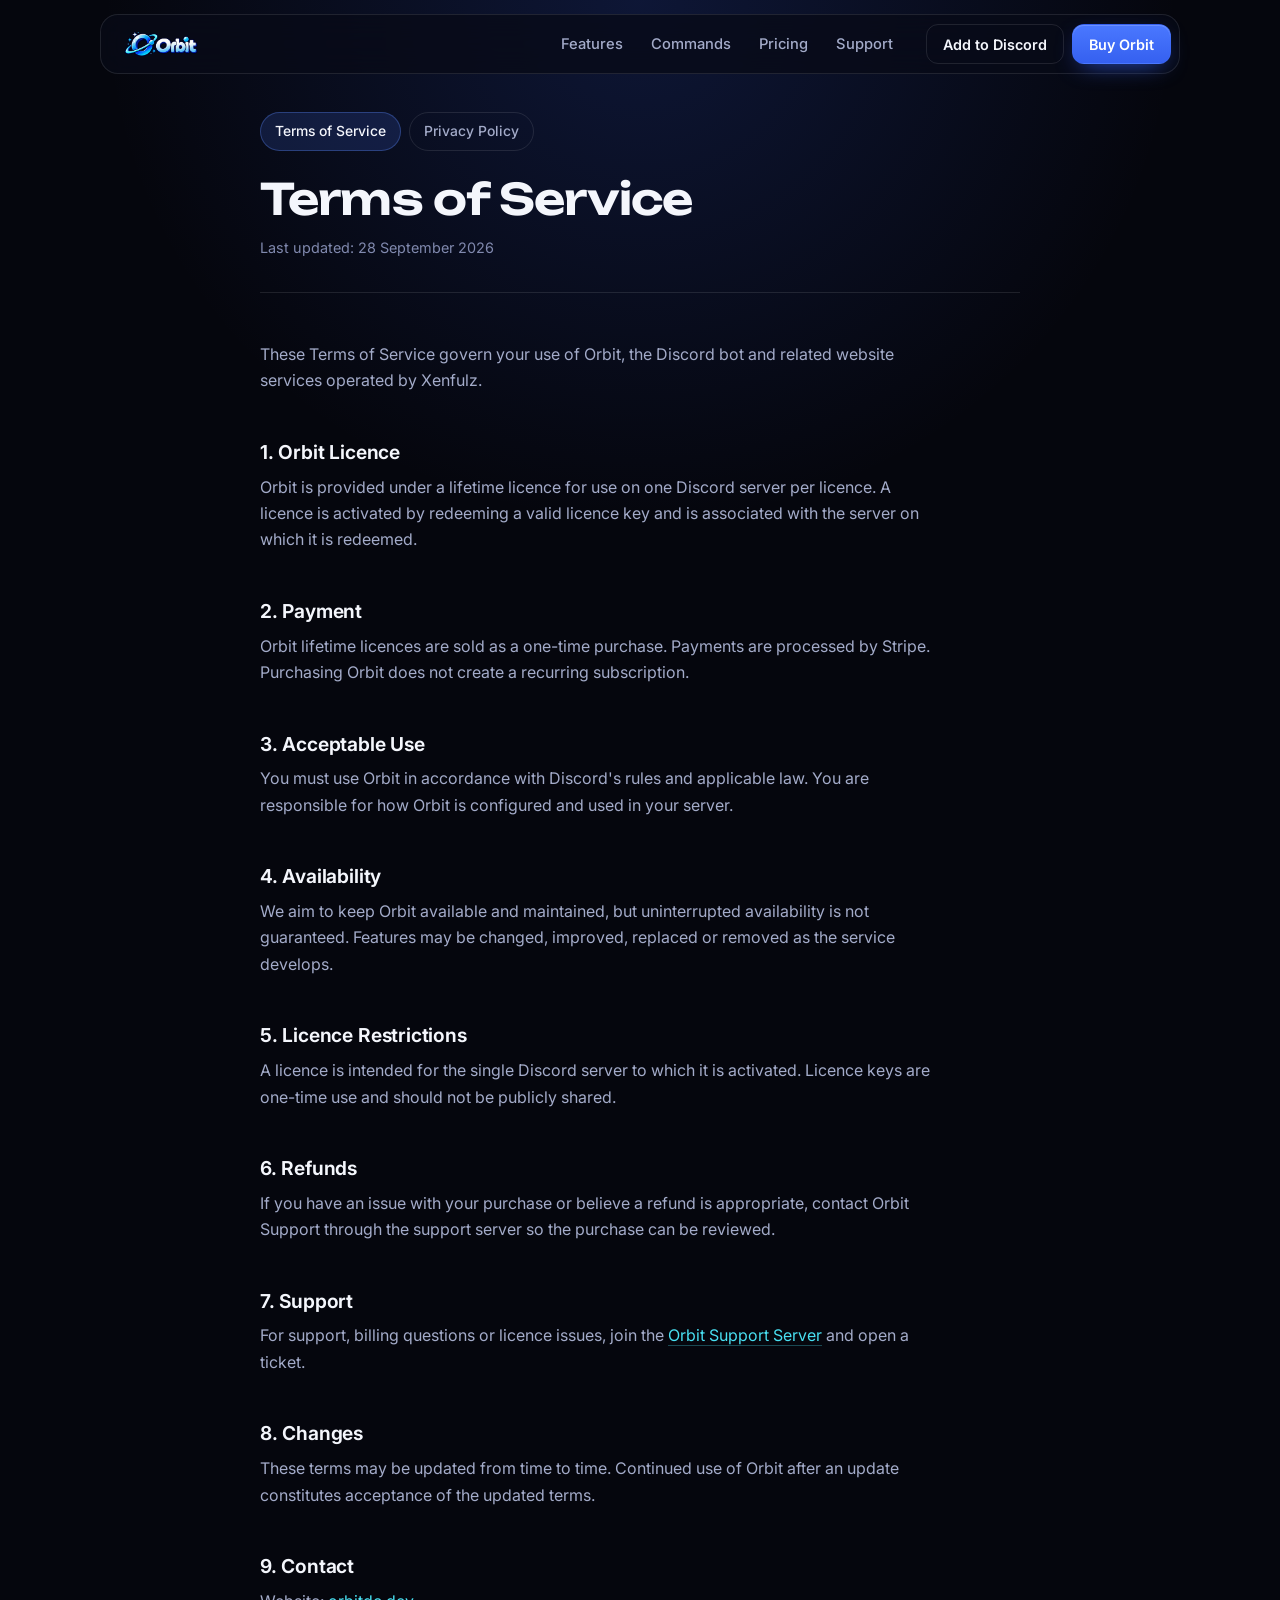
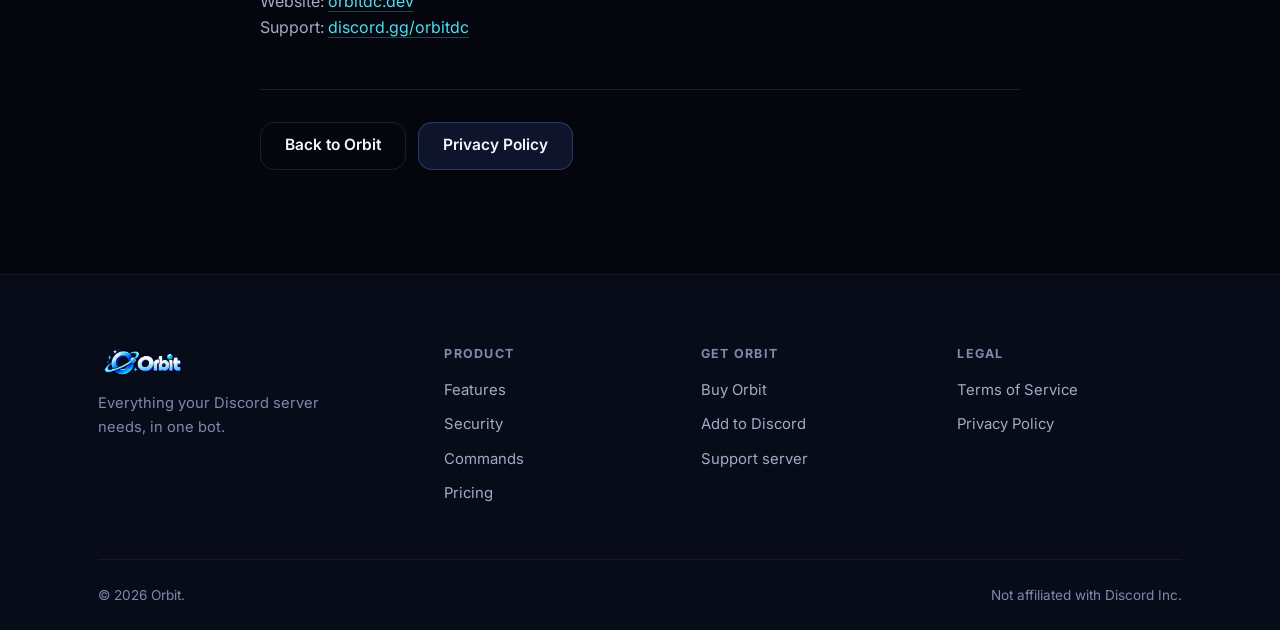
<file: terms.html>
<!DOCTYPE html>
<html lang="en">
<head>
<meta charset="UTF-8">
<meta name="viewport" content="width=device-width, initial-scale=1">
<title>Terms of Service — Orbit</title>
<meta name="description" content="The terms governing use of Orbit, the Discord bot and its lifetime licence, including payment, licensing and support.">
<meta name="theme-color" content="#3560f0">
<meta name="color-scheme" content="dark">
<link rel="canonical" href="https://orbitdc.dev/terms.html">
<meta property="og:type" content="website">
<meta property="og:site_name" content="Orbit">
<meta property="og:url" content="https://orbitdc.dev/terms.html">
<meta property="og:title" content="Terms of Service — Orbit">
<meta property="og:description" content="The terms governing use of Orbit, the Discord bot and its lifetime licence, including payment, licensing and support.">
<meta property="og:image" content="https://orbitdc.dev/assets/orbit-mascot.png">
<meta property="og:image:alt" content="Orbit — a glossy blue ringed planet mascot">
<meta name="twitter:card" content="summary">
<meta name="twitter:title" content="Terms of Service — Orbit">
<meta name="twitter:description" content="The terms governing use of Orbit, the Discord bot and its lifetime licence, including payment, licensing and support.">
<meta name="twitter:image" content="https://orbitdc.dev/assets/orbit-mascot.png">
<link rel="icon" type="image/png" href="assets/orbit-mascot.png">
<link rel="apple-touch-icon" href="assets/orbit-mascot.png">
<link rel="preconnect" href="https://fonts.googleapis.com">
<link rel="preconnect" href="https://fonts.gstatic.com" crossorigin>
<link href="https://fonts.googleapis.com/css2?family=Inter:wght@400;500;600;700&family=Unbounded:wght@500;600&display=swap" rel="stylesheet">
<link rel="stylesheet" href="style.css">
</head>
<body>
<a class="skip-link" href="#main">Skip to content</a>
<svg class="sprite" width="0" height="0" aria-hidden="true" focusable="false">
  <symbol id="i-check" viewBox="0 0 24 24"><path d="M4 12l5 5L20 6"/></symbol>
</svg>
<header class="nav-wrap" id="siteNav">
  <nav class="nav" aria-label="Primary">
    <a href="index.html" class="nav-logo" aria-label="Orbit — home"><img src="assets/orbit-logo.png" alt="Orbit" width="84" height="28"></a>
    <div class="nav-menu" id="navMenu">
      <ul class="nav-links">
        <li><a href="index.html#features">Features</a></li>
        <li><a href="index.html#commands">Commands</a></li>
        <li><a href="index.html#pricing">Pricing</a></li>
        <li><a href="#" data-action="support">Support</a></li>
      </ul>
      <div class="nav-actions">
        <a href="#" class="btn btn-ghost btn-sm" data-action="invite">Add to Discord</a>
        <a href="#" class="btn btn-primary btn-sm" data-action="stripe">Buy Orbit</a>
      </div>
    </div>
    <button class="nav-toggle" id="navToggle" type="button" aria-label="Open menu" aria-expanded="false" aria-controls="navMenu"><span class="bars"></span></button>
  </nav>
</header>

<main class="page" id="main">
  <div class="container">
    <article class="page-narrow">
      <div class="legal-switch" role="group" aria-label="Legal pages">
        <a href="terms.html" aria-current="page">Terms of Service</a>
        <a href="privacy.html">Privacy Policy</a>
      </div>
      <header class="page-head">
        <h1>Terms of Service</h1>
        <p class="updated">Last updated: 28 September 2026</p>
      </header>
      <div class="prose">
        <p>These Terms of Service govern your use of Orbit, the Discord bot and related website services operated by Xenfulz.</p>
        <h2>1. Orbit Licence</h2>
        <p>Orbit is provided under a lifetime licence for use on one Discord server per licence. A licence is activated by redeeming a valid licence key and is associated with the server on which it is redeemed.</p>
        <h2>2. Payment</h2>
        <p>Orbit lifetime licences are sold as a one-time purchase. Payments are processed by Stripe. Purchasing Orbit does not create a recurring subscription.</p>
        <h2>3. Acceptable Use</h2>
        <p>You must use Orbit in accordance with Discord's rules and applicable law. You are responsible for how Orbit is configured and used in your server.</p>
        <h2>4. Availability</h2>
        <p>We aim to keep Orbit available and maintained, but uninterrupted availability is not guaranteed. Features may be changed, improved, replaced or removed as the service develops.</p>
        <h2>5. Licence Restrictions</h2>
        <p>A licence is intended for the single Discord server to which it is activated. Licence keys are one-time use and should not be publicly shared.</p>
        <h2>6. Refunds</h2>
        <p>If you have an issue with your purchase or believe a refund is appropriate, contact Orbit Support through the support server so the purchase can be reviewed.</p>
        <h2>7. Support</h2>
        <p>For support, billing questions or licence issues, join the <a href="#" data-action="support">Orbit Support Server</a> and open a ticket.</p>
        <h2>8. Changes</h2>
        <p>These terms may be updated from time to time. Continued use of Orbit after an update constitutes acceptance of the updated terms.</p>
        <h2>9. Contact</h2>
        <p>Website: <a href="https://orbitdc.dev/">orbitdc.dev</a><br>Support: <a href="#" data-action="support">discord.gg/orbitdc</a></p>
      </div>
      <div class="page-actions">
        <a class="btn btn-ghost" href="index.html">Back to Orbit</a>
        <a class="btn btn-secondary" href="privacy.html">Privacy Policy</a>
      </div>
    </article>
  </div>
</main>

<footer class="site-footer">
  <div class="container">
    <div class="footer-top">
      <div class="footer-brand">
        <img src="assets/orbit-logo.png" alt="Orbit" width="90" height="30" loading="lazy">
        <p>Everything your Discord server needs, in one bot.</p>
      </div>
      <nav class="footer-col" aria-label="Product">
        <h2>Product</h2>
        <a href="index.html#features">Features</a>
        <a href="index.html#security">Security</a>
        <a href="index.html#commands">Commands</a>
        <a href="index.html#pricing">Pricing</a>
      </nav>
      <nav class="footer-col" aria-label="Get Orbit">
        <h2>Get Orbit</h2>
        <a href="#" data-action="stripe">Buy Orbit</a>
        <a href="#" data-action="invite">Add to Discord</a>
        <a href="#" data-action="support">Support server</a>
      </nav>
      <nav class="footer-col" aria-label="Legal">
        <h2>Legal</h2>
        <a href="terms.html">Terms of Service</a>
        <a href="privacy.html">Privacy Policy</a>
      </nav>
    </div>
    <div class="footer-bottom">
      <span>&copy; <span id="year">2026</span> Orbit.</span>
      <span>Not affiliated with Discord Inc.</span>
    </div>
  </div>
</footer>
<script src="script.js"></script>
</body>
</html>
</file>
<file: style.css>
/* =========================================================
   ORBIT — stylesheet
   Sections: tokens · base · buttons · nav · hero · paths ·
   sections · features/discord mocks · commands · permissions ·
   pricing · support · final CTA · footer · inner pages
   ========================================================= */

:root{
  /* colour */
  --void:        #05060d;
  --navy-900:    #080b18;
  --navy-800:    #0c1224;
  --navy-700:    #131b36;
  --line:        rgba(255,255,255,.10);
  --line-soft:   rgba(255,255,255,.06);
  --line-blue:   rgba(93,140,255,.32);

  --blue:        #3560f0;
  --blue-bright: #4a78ff;
  --cyan:        #49e0f2;
  --purple:      #8a7bff;
  --discord:     #5865f2;

  --white:       #f4f6fc;
  --muted:       #a3abc9;
  --muted-dim:   #8089ae;

  /* radii */
  --r-sm: 10px;
  --r-md: 14px;
  --r-lg: 20px;

  /* spacing scale */
  --s-1: 8px;  --s-2: 16px; --s-3: 24px;
  --s-4: 32px; --s-5: 48px; --s-6: 72px; --s-7: 104px;

  --container: 1140px;
  --ease: cubic-bezier(.2,.7,.2,1);
  --shadow-card: 0 24px 60px -28px rgba(0,0,12,.7);
}

*,*::before,*::after{ box-sizing:border-box; }
html{ scroll-behavior:smooth; -webkit-text-size-adjust:100%; }
body{
  margin:0;
  background:var(--void);
  color:var(--white);
  font-family:'Inter', system-ui, -apple-system, 'Segoe UI', Roboto, sans-serif;
  font-size:16px;
  line-height:1.65;
  -webkit-font-smoothing:antialiased;
  overflow-x:hidden;
}
img{ max-width:100%; height:auto; display:block; }
a{ color:inherit; text-decoration:none; }
ul,ol{ list-style:none; margin:0; padding:0; }
button{ font:inherit; }
h1,h2,h3,h4,p{ margin:0; }
h1,h2{
  font-family:'Unbounded','Inter',system-ui,sans-serif;
  font-weight:600;
  line-height:1.14;
  letter-spacing:-.02em;
}
h3,h4{
  font-family:'Inter',system-ui,sans-serif;
  font-weight:650;
  line-height:1.25;
  letter-spacing:-.01em;
}
code,.mono{ font-family:ui-monospace,'SF Mono','Cascadia Mono',Menlo,Consolas,monospace; }
::selection{ background:var(--blue); color:#fff; }
:focus-visible{ outline:2px solid var(--cyan); outline-offset:3px; border-radius:6px; }

.container{ width:100%; max-width:var(--container); margin-inline:auto; padding-inline:28px; }
.sr-only{
  position:absolute; width:1px; height:1px; padding:0; margin:-1px;
  overflow:hidden; clip:rect(0,0,0,0); white-space:nowrap; border:0;
}
.skip-link{
  position:fixed; top:8px; left:8px; z-index:200;
  padding:10px 16px; border-radius:var(--r-sm);
  background:var(--white); color:var(--void); font-weight:600;
  transform:translateY(-200%);
}
.skip-link:focus{ transform:none; }
.sprite{ position:absolute; width:0; height:0; overflow:hidden; }
.icon{ width:18px; height:18px; flex-shrink:0; stroke:currentColor; fill:none; stroke-width:2; stroke-linecap:round; stroke-linejoin:round; }

@media (prefers-reduced-motion: reduce){
  html{ scroll-behavior:auto; }
  *,*::before,*::after{ animation:none !important; transition-duration:.001ms !important; }
}

/* ---------- reveal (only hidden when JS is running) ---------- */
.js .reveal{ opacity:0; transform:translateY(18px); transition:opacity .7s var(--ease), transform .7s var(--ease); }
.js .reveal.is-visible{ opacity:1; transform:none; }

/* ---------- buttons ---------- */
.btn{
  display:inline-flex; align-items:center; justify-content:center; gap:10px;
  min-height:48px; padding:12px 24px;
  border-radius:var(--r-md);
  border:1px solid transparent;
  font-weight:600; font-size:.97rem; line-height:1.2; text-align:center;
  cursor:pointer;
  transition:transform .2s var(--ease), box-shadow .2s var(--ease), background .2s, border-color .2s, color .2s;
}
.btn-lg{ min-height:54px; padding:14px 28px; font-size:1rem; }
.btn-sm{ min-height:40px; padding:8px 16px; font-size:.9rem; border-radius:12px; }
.btn-block{ width:100%; }
.btn-primary{
  background:linear-gradient(180deg,var(--blue-bright),var(--blue));
  color:#fff;
  box-shadow:0 8px 24px -10px rgba(53,96,240,.9), inset 0 1px 0 rgba(255,255,255,.18);
}
.btn-primary:hover{ transform:translateY(-1px); box-shadow:0 12px 28px -10px rgba(74,120,255,.95), inset 0 1px 0 rgba(255,255,255,.22); }
.btn-secondary{
  background:rgba(74,120,255,.13);
  border-color:var(--line-blue);
  color:var(--white);
}
.btn-secondary:hover{ background:rgba(74,120,255,.22); border-color:rgba(120,160,255,.55); }
.btn-ghost{
  background:transparent;
  border-color:var(--line);
  color:var(--white);
}
.btn-ghost:hover{ background:rgba(255,255,255,.06); border-color:rgba(255,255,255,.2); }
.btn:active{ transform:translateY(0); }

.link-arrow{
  display:inline-flex; align-items:center; gap:6px;
  color:var(--cyan); font-weight:600; font-size:.95rem;
  padding-block:6px;
}
.link-arrow .icon{ width:16px; height:16px; transition:transform .2s var(--ease); }
.link-arrow:hover .icon{ transform:translateX(3px); }

/* ---------- nav ---------- */
.nav-wrap{
  position:fixed; top:14px; left:0; right:0; z-index:100;
  padding-inline:16px;
  pointer-events:none;
}
.nav{
  pointer-events:auto;
  position:relative;
  max-width:1080px; margin-inline:auto;
  display:flex; align-items:center; justify-content:space-between; gap:20px;
  padding:8px 8px 8px 18px;
  background:rgba(8,11,24,.78);
  border:1px solid var(--line);
  border-radius:18px;
  -webkit-backdrop-filter:blur(16px); backdrop-filter:blur(16px);
  transition:background .25s, border-color .25s;
}
.nav-wrap.scrolled .nav{ background:rgba(8,11,24,.92); border-color:rgba(255,255,255,.14); }
.nav-logo{ display:flex; align-items:center; flex-shrink:0; }
.nav-logo img{ height:28px; width:auto; }
.nav-menu{ display:flex; align-items:center; gap:20px; flex:1; justify-content:flex-end; }
.nav-links{ display:flex; align-items:center; gap:2px; }
.nav-links a{
  display:block; padding:9px 13px; border-radius:10px;
  font-size:.92rem; font-weight:500; color:var(--muted);
  transition:color .2s, background .2s;
}
.nav-links a:hover,.nav-links a[aria-current="page"]{ color:var(--white); background:rgba(255,255,255,.06); }
.nav-actions{ display:flex; align-items:center; gap:8px; }
.nav-toggle{
  display:none; width:44px; height:44px;
  align-items:center; justify-content:center;
  background:transparent; border:1px solid var(--line); border-radius:12px;
  color:var(--white); cursor:pointer;
}
.nav-toggle .bars,.nav-toggle .bars::before,.nav-toggle .bars::after{
  display:block; width:18px; height:2px; background:currentColor; border-radius:2px;
  transition:transform .25s var(--ease), background .2s;
}
.nav-toggle .bars{ position:relative; }
.nav-toggle .bars::before,.nav-toggle .bars::after{ content:''; position:absolute; left:0; }
.nav-toggle .bars::before{ top:-6px; }
.nav-toggle .bars::after{ top:6px; }
.nav-toggle[aria-expanded="true"] .bars{ background:transparent; }
.nav-toggle[aria-expanded="true"] .bars::before{ transform:translateY(6px) rotate(45deg); }
.nav-toggle[aria-expanded="true"] .bars::after{ transform:translateY(-6px) rotate(-45deg); }

@media (max-width:1040px){ .nav-actions .btn-ghost{ display:none; } }
@media (max-width:900px){
  .nav-toggle{ display:inline-flex; }
  .nav-menu{
    position:absolute; top:calc(100% + 8px); left:0; right:0;
    flex-direction:column; align-items:stretch; gap:12px;
    padding:12px;
    background:rgba(8,11,24,.98);
    border:1px solid var(--line); border-radius:18px;
    box-shadow:var(--shadow-card);
    display:none;
  }
  .nav-menu.open{ display:flex; }
  .nav-links{ flex-direction:column; align-items:stretch; gap:2px; }
  .nav-links a{ padding:14px; font-size:1rem; }
  .nav-actions{ flex-direction:column; align-items:stretch; padding-top:12px; border-top:1px solid var(--line-soft); }
  .nav-actions .btn,.nav-actions .btn-ghost{ display:inline-flex; min-height:48px; font-size:.97rem; }
  .nav-actions .btn-primary{ order:-1; }
}

/* ---------- hero ---------- */
.hero{
  position:relative; overflow:hidden;
  padding:calc(var(--s-7) + 24px) 0 var(--s-6);
  background:
    radial-gradient(ellipse 55% 60% at 80% 40%, rgba(53,96,240,.20), transparent 65%),
    var(--void);
}
.starfield{ position:absolute; inset:0; pointer-events:none; overflow:hidden; }
.star{
  position:absolute; background:#fff; border-radius:50%; opacity:.35;
  animation:twinkle var(--dur,4s) ease-in-out infinite; animation-delay:var(--delay,0s);
}
@keyframes twinkle{ 0%,100%{ opacity:.12; } 50%{ opacity:.75; } }
.hero-inner{
  position:relative; z-index:2;
  display:grid; grid-template-columns:1.1fr .9fr; align-items:center; gap:var(--s-4);
}
.hero h1{ font-size:clamp(2rem,4.2vw,3.1rem); max-width:16ch; margin-bottom:var(--s-3); }
.hero .lede{ color:var(--muted); font-size:1.15rem; max-width:46ch; margin-bottom:var(--s-4); }
.hero-actions{ display:flex; flex-wrap:wrap; gap:12px; margin-bottom:var(--s-3); }
.hero-points{ display:flex; flex-wrap:wrap; gap:8px 22px; color:var(--muted); font-size:.92rem; margin-bottom:var(--s-3); }
.hero-points li{ display:inline-flex; align-items:center; gap:8px; }
.hero-points .icon{ color:var(--cyan); width:16px; height:16px; }
.hero-support{ color:var(--muted); font-size:.95rem; }
.hero-support a{ color:var(--cyan); font-weight:600; border-bottom:1px solid rgba(73,224,242,.35); }
.hero-support a:hover{ border-color:var(--cyan); }

.hero-stage{ position:relative; aspect-ratio:1/1; max-width:500px; width:100%; margin-inline:auto; }
.hero-stage::before{
  content:''; position:absolute; inset:12%; border-radius:50%;
  background:radial-gradient(circle, rgba(53,96,240,.42), transparent 68%);
  filter:blur(24px);
}
.ring{
  position:absolute; top:50%; left:50%; border-radius:50%;
  border:1px solid rgba(93,140,255,.26);
  transform:translate(-50%,-50%) rotate(-18deg);
}
.ring.r1{ width:96%; height:96%; animation:spin 80s linear infinite; }
.ring.r1::after{
  content:''; position:absolute; top:50%; left:-4px; width:8px; height:8px; border-radius:50%;
  background:var(--cyan); box-shadow:0 0 10px 2px rgba(73,224,242,.7); transform:translateY(-50%);
}
.ring.r2{ width:118%; height:118%; border-color:rgba(93,140,255,.11); }
@keyframes spin{ to{ transform:translate(-50%,-50%) rotate(342deg); } }
.hero-mascot{
  position:absolute; top:50%; left:50%; width:74%;
  transform:translate(-50%,-50%); z-index:2;
  filter:drop-shadow(0 26px 40px rgba(0,0,20,.55));
  animation:float 8s ease-in-out infinite;
}
@keyframes float{
  0%,100%{ transform:translate(-50%,-50%); }
  50%{ transform:translate(-50%,calc(-50% - 10px)); }
}

@media (max-width:960px){
  .hero{ padding-top:calc(var(--s-6) + 40px); padding-bottom:var(--s-5); }
  .hero-inner{ grid-template-columns:1fr; gap:var(--s-3); }
  .hero h1{ max-width:18ch; }
  .hero-stage{ max-width:340px; }
}
@media (max-width:520px){
  .container{ padding-inline:20px; }
  .hero h1{ font-size:clamp(1.85rem,8vw,2.2rem); }
  .hero .lede{ font-size:1.05rem; }
  .hero-actions .btn{ width:100%; }
  .hero-stage{ max-width:260px; }
}

/* ---------- paths (three clear actions) ---------- */
.paths{ padding:0 0 var(--s-6); position:relative; z-index:3; background:var(--void); }
.paths-grid{ display:grid; grid-template-columns:repeat(3,1fr); gap:16px; }
.path{
  display:flex; flex-direction:column; align-items:flex-start; gap:var(--s-1);
  padding:var(--s-3);
  background:var(--navy-800);
  border:1px solid var(--line);
  border-radius:var(--r-lg);
}
.path.is-primary{
  border-color:var(--line-blue);
  background:linear-gradient(180deg,rgba(74,120,255,.13),rgba(12,18,36,.9) 70%);
}
.path-label{ display:inline-flex; align-items:center; gap:8px; font-size:.78rem; font-weight:700; letter-spacing:.08em; text-transform:uppercase; color:var(--cyan); }
.path h2,.path h3{ font-family:'Inter',sans-serif; font-size:1.15rem; letter-spacing:-.01em; font-weight:650; line-height:1.3; }
.path p{ color:var(--muted); font-size:.94rem; margin-bottom:var(--s-1); flex:1; }
.path .btn{ align-self:stretch; }
@media (max-width:860px){ .paths-grid{ grid-template-columns:1fr; } .path{ padding:22px; } }

/* ---------- sections ---------- */
.section{ position:relative; padding:var(--s-7) 0; scroll-margin-top:72px; }
.section.alt{ background:var(--navy-900); border-block:1px solid var(--line-soft); }
[id]{ scroll-margin-top:88px; }
.section-head{ max-width:640px; margin-bottom:var(--s-6); }
.section-head.center{ margin-inline:auto; text-align:center; }
.eyebrow{ display:inline-block; margin-bottom:14px; color:var(--cyan); font-size:.78rem; font-weight:700; letter-spacing:.12em; text-transform:uppercase; }
.section-head h2{ font-size:clamp(1.65rem,3vw,2.35rem); margin-bottom:var(--s-2); }
.section-head p{ color:var(--muted); font-size:1.06rem; }
.section-head.center p{ margin-inline:auto; max-width:54ch; }
@media (max-width:900px){ .section{ padding:var(--s-6) 0; } .section-head{ margin-bottom:var(--s-5); } }

/* ---------- features ---------- */
.module-list{ display:flex; flex-wrap:wrap; justify-content:center; gap:8px; margin-top:var(--s-3); }
.tag{
  display:inline-flex; align-items:center; gap:8px;
  padding:6px 13px; border-radius:999px;
  background:rgba(255,255,255,.04); border:1px solid var(--line);
  font-size:.85rem; color:var(--muted); line-height:1.4;
}
.tag::before{ content:''; width:6px; height:6px; border-radius:50%; background:var(--cyan); flex-shrink:0; }
.feature-row{
  display:grid; grid-template-columns:1fr 1fr; align-items:center; gap:var(--s-6);
  padding-block:var(--s-6);
  border-top:1px solid var(--line-soft);
}
.feature-row:first-of-type{ border-top:0; padding-top:var(--s-3); }
.feature-row.reverse .feature-text{ order:2; }
.feature-text h3{ font-size:clamp(1.4rem,2.3vw,1.8rem); margin-bottom:14px; }
.feature-text p{ color:var(--muted); font-size:1.03rem; max-width:44ch; margin-bottom:var(--s-3); }
.feature-tags{ display:flex; flex-wrap:wrap; gap:8px; }
.feature-visual{ position:relative; display:flex; justify-content:center; }
.feature-visual::before{
  content:''; position:absolute; inset:8% 10%; z-index:0;
  background:radial-gradient(circle, rgba(53,96,240,.20), transparent 70%);
  filter:blur(30px);
}
.examples-note{ text-align:center; color:var(--muted-dim); font-size:.85rem; margin-top:var(--s-3); }
@media (max-width:860px){
  .feature-row{ grid-template-columns:1fr; gap:var(--s-4); padding-block:var(--s-5); }
  .feature-row.reverse .feature-text{ order:0; }
  .feature-visual{ order:2; }
  .feature-text p{ max-width:none; }
}

/* ---------- Discord-style mock UI ---------- */
.dc{
  position:relative; z-index:1; width:100%; max-width:440px;
  background:#101528;
  border:1px solid var(--line);
  border-radius:var(--r-md);
  box-shadow:var(--shadow-card);
  overflow:hidden;
}
.dc-channel{
  display:flex; align-items:center; gap:8px;
  padding:11px 16px; border-bottom:1px solid var(--line-soft);
  font-size:.85rem; font-weight:600; color:var(--white);
}
.dc-channel span{ color:var(--muted-dim); font-weight:400; }
.dc-body{ padding:16px; display:grid; gap:14px; }
.dc-msg{ display:flex; gap:12px; align-items:flex-start; }
.dc-avatar{
  width:40px; height:40px; border-radius:50%; flex-shrink:0;
  background:var(--navy-700); border:1px solid var(--line); padding:5px;
}
.dc-avatar img{ width:100%; height:100%; object-fit:contain; }
.dc-avatar.user{ background:linear-gradient(160deg,var(--blue-bright),var(--purple)); border:0; }
.dc-main{ min-width:0; flex:1; }
.dc-name{ display:flex; align-items:center; gap:8px; font-weight:600; font-size:.93rem; margin-bottom:4px; }
.dc-bot{ padding:1px 6px; border-radius:4px; background:var(--discord); color:#fff; font-size:.62rem; font-weight:700; letter-spacing:.04em; }
.dc-text{ font-size:.9rem; color:var(--muted); }
.dc-text b{ color:var(--white); font-weight:600; }
.dc-embed{
  margin-top:6px; padding:12px 14px;
  background:rgba(255,255,255,.035);
  border-left:4px solid var(--blue-bright);
  border-radius:4px 8px 8px 4px;
}
.dc-embed-title{ font-size:.92rem; font-weight:650; margin-bottom:8px; }
.dc-embed-desc{ font-size:.85rem; color:var(--muted); margin-bottom:10px; }
.dc-fields{ display:grid; grid-template-columns:1fr 1fr; gap:10px 16px; }
.dc-field dt{ font-size:.72rem; font-weight:700; color:var(--muted-dim); text-transform:uppercase; letter-spacing:.05em; }
.dc-field dd{ margin:2px 0 0; font-size:.86rem; color:var(--white); }
.dc-field.wide{ grid-column:1/-1; }
.dc-buttons{ display:flex; flex-wrap:wrap; gap:8px; margin-top:10px; }
.dc-btn{
  padding:7px 14px; border-radius:6px; font-size:.82rem; font-weight:600;
  background:rgba(255,255,255,.08); color:var(--white);
}
.dc-btn.primary{ background:var(--discord); }
.dc-btn .em{ margin-right:4px; }
.dc-checklist{ display:grid; gap:2px; }
.dc-checklist li{ display:flex; align-items:center; gap:12px; padding:11px 4px; font-size:.92rem; }
.dc-checklist li + li{ border-top:1px solid var(--line-soft); }
.dc-checklist .icon{ color:var(--cyan); width:16px; height:16px; }
.dc-shield{ display:flex; align-items:center; gap:12px; padding:16px 20px; border-bottom:1px solid var(--line-soft); }
.dc-shield .icon{ width:22px; height:22px; color:var(--cyan); }
.dc-shield strong{ font-size:.95rem; }
.dc-progress{ height:6px; border-radius:99px; background:rgba(255,255,255,.08); margin-top:10px; overflow:hidden; }
.dc-progress i{ display:block; height:100%; width:68%; border-radius:inherit; background:linear-gradient(90deg,var(--blue-bright),var(--cyan)); }
@media (max-width:480px){ .dc-fields{ grid-template-columns:1fr; } }

/* ---------- commands ---------- */
.command-panel{
  max-width:820px; margin-inline:auto;
  background:var(--navy-800); border:1px solid var(--line); border-radius:var(--r-lg);
  padding:8px; box-shadow:var(--shadow-card);
}
.command-row{
  display:flex; align-items:center; justify-content:space-between; gap:var(--s-2);
  padding:16px 18px; border-radius:var(--r-sm);
  transition:background .2s;
}
.command-row:hover{ background:rgba(255,255,255,.03); }
.command-row + .command-row{ border-top:1px solid var(--line-soft); }
.command-main{ min-width:0; }
.cmd{ font-size:.98rem; font-weight:600; color:var(--white); overflow-wrap:anywhere; }
.cmd .slash{ color:var(--cyan); }
.cmd .arg{ color:var(--muted-dim); font-weight:400; margin-left:6px; }
.command-main .desc{ color:var(--muted); font-size:.9rem; margin-top:2px; }
.command-tag{
  flex-shrink:0; padding:3px 10px; border-radius:999px;
  background:rgba(74,120,255,.12); border:1px solid rgba(93,140,255,.25);
  color:var(--muted); font-size:.75rem; font-weight:500;
}
@media (max-width:560px){ .command-tag{ display:none; } .command-row{ padding:14px 12px; } }

/* ---------- permissions ---------- */
.perm-wrap{ display:grid; grid-template-columns:1fr 1.1fr; gap:var(--s-6); align-items:center; }
.perm-wrap .section-head{ margin-bottom:0; }
.perm-wrap .btn{ margin-top:var(--s-3); }
.perm-list{ display:grid; grid-template-columns:1fr 1fr; gap:10px; }
.perm-item{
  display:flex; align-items:center; gap:10px;
  padding:13px 14px; background:var(--navy-800);
  border:1px solid var(--line); border-radius:var(--r-sm);
  font-size:.9rem; color:var(--muted);
}
.perm-item .icon{ color:var(--cyan); width:16px; height:16px; }
@media (max-width:900px){ .perm-wrap{ grid-template-columns:1fr; gap:var(--s-4); } }
@media (max-width:420px){ .perm-list{ grid-template-columns:1fr; } }

/* ---------- pricing ---------- */
.pricing-wrap{ display:grid; grid-template-columns:minmax(0,1fr) minmax(0,1fr); gap:var(--s-4); align-items:stretch; max-width:1020px; margin-inline:auto; }
.price-card{
  display:flex; flex-direction:column;
  padding:var(--s-4);
  background:linear-gradient(180deg,var(--navy-700),var(--navy-800));
  border:1px solid var(--line-blue);
  border-radius:var(--r-lg);
  box-shadow:0 30px 70px -34px rgba(40,80,220,.55);
}
.price-label{ color:var(--muted); font-size:.95rem; font-weight:500; margin-bottom:var(--s-1); }
.price-amount{ display:flex; align-items:center; gap:12px; flex-wrap:wrap; margin-bottom:6px; }
.price-amount .num{ font-family:'Unbounded',sans-serif; font-size:clamp(2.8rem,6vw,3.6rem); font-weight:600; line-height:1; letter-spacing:-.03em; }
.price-badge{
  padding:5px 12px; border-radius:999px;
  background:rgba(73,224,242,.10); border:1px solid rgba(73,224,242,.3);
  color:var(--cyan); font-size:.75rem; font-weight:700; letter-spacing:.08em; text-transform:uppercase;
}
.price-sub{ color:var(--muted); margin-bottom:var(--s-3); }
.price-list{ display:grid; gap:12px; padding-block:var(--s-3); margin-bottom:var(--s-3); border-block:1px solid var(--line-soft); }
.price-list li{ display:flex; align-items:center; gap:12px; font-size:.97rem; }
.price-list .icon{ color:var(--cyan); }
.price-note{ display:flex; gap:10px; align-items:flex-start; margin-top:var(--s-2); color:var(--muted); font-size:.86rem; line-height:1.55; }
.price-note .icon{ width:16px; height:16px; margin-top:3px; color:var(--muted-dim); }
.price-note a{ color:var(--cyan); font-weight:600; }

.after{
  padding:var(--s-4);
  background:rgba(255,255,255,.02);
  border:1px solid var(--line);
  border-radius:var(--r-lg);
}
.after h3{ font-size:1.2rem; margin-bottom:6px; }
.after > p{ color:var(--muted); font-size:.94rem; margin-bottom:var(--s-3); }
.timeline{ counter-reset:step; display:grid; gap:0; }
.timeline li{ position:relative; padding:0 0 var(--s-3) 52px; }
.timeline li:last-child{ padding-bottom:0; }
.timeline li::before{
  counter-increment:step; content:counter(step);
  position:absolute; left:0; top:0; width:34px; height:34px; border-radius:50%;
  display:flex; align-items:center; justify-content:center;
  background:rgba(74,120,255,.14); border:1px solid var(--line-blue);
  color:var(--white); font-size:.85rem; font-weight:700;
}
.timeline li::after{
  content:''; position:absolute; left:16px; top:40px; bottom:6px; width:1px; background:var(--line);
}
.timeline li:last-child::after{ display:none; }
.timeline h4{ font-size:1rem; margin-bottom:2px; }
.timeline p{ color:var(--muted); font-size:.92rem; }
.timeline .link-arrow{ margin-top:4px; font-size:.9rem; }
.timeline code{ padding:2px 7px; border-radius:6px; background:rgba(255,255,255,.07); color:var(--white); font-size:.85em; }
@media (max-width:900px){ .pricing-wrap{ grid-template-columns:1fr; max-width:560px; } }
@media (max-width:480px){ .price-card,.after{ padding:24px 20px; } }

/* ---------- support ---------- */
.support-wrap{ display:grid; grid-template-columns:1fr 1.1fr; gap:var(--s-6); align-items:center; }
.support-wrap .section-head{ margin-bottom:0; }
.support-wrap .btn{ margin-top:var(--s-3); }
.support-grid{ display:grid; grid-template-columns:1fr 1fr; gap:12px; }
.support-tile{ padding:20px; background:var(--navy-800); border:1px solid var(--line); border-radius:var(--r-md); }
.support-tile h3{ font-size:1rem; margin-bottom:4px; }
.support-tile p{ color:var(--muted); font-size:.9rem; }
@media (max-width:900px){ .support-wrap{ grid-template-columns:1fr; gap:var(--s-4); } }
@media (max-width:480px){ .support-grid{ grid-template-columns:1fr; } }

/* ---------- final CTA ---------- */
.final-cta{
  position:relative; overflow:hidden; text-align:center;
  padding:var(--s-7) 0;
  background:radial-gradient(ellipse 60% 70% at 50% 100%, rgba(53,96,240,.26), transparent 70%), var(--void);
}
.final-cta img.mark{ width:96px; margin:0 auto var(--s-3); filter:drop-shadow(0 12px 24px rgba(0,0,20,.5)); }
.final-cta h2{ font-size:clamp(1.7rem,3.4vw,2.5rem); max-width:18ch; margin:0 auto var(--s-2); }
.final-cta p{ color:var(--muted); max-width:46ch; margin:0 auto var(--s-4); font-size:1.05rem; }
.final-cta .hero-actions{ justify-content:center; margin-bottom:var(--s-2); }
.final-cta .hero-support{ margin-bottom:0; font-size:.95rem; }
@media (max-width:900px){ .final-cta{ padding:var(--s-6) 0; } }
@media (max-width:520px){ .final-cta .hero-actions .btn{ width:100%; } }

/* ---------- footer ---------- */
.site-footer{ border-top:1px solid var(--line-soft); background:var(--navy-900); padding:var(--s-6) 0 var(--s-3); }
.footer-top{ display:grid; grid-template-columns:1.4fr repeat(3,1fr); gap:var(--s-4); margin-bottom:var(--s-5); }
.footer-brand img{ height:30px; width:auto; margin-bottom:14px; }
.footer-brand p{ color:var(--muted-dim); font-size:.92rem; max-width:30ch; }
.footer-col h2{
  font-family:'Inter',sans-serif; font-size:.78rem; font-weight:700; letter-spacing:.1em;
  text-transform:uppercase; color:var(--muted-dim); margin-bottom:12px;
}
.footer-col a{ display:block; color:var(--muted); font-size:.93rem; padding:5px 0; transition:color .2s; }
.footer-col a:hover{ color:var(--white); }
.footer-bottom{
  display:flex; flex-wrap:wrap; justify-content:space-between; gap:8px 24px;
  padding-top:var(--s-3); border-top:1px solid var(--line-soft);
  color:var(--muted-dim); font-size:.85rem;
}
@media (max-width:860px){ .footer-top{ grid-template-columns:1fr 1fr; } .footer-brand{ grid-column:1/-1; } }

/* ---------- inner pages (legal + success) ---------- */
.page{
  padding:calc(var(--s-7) + 8px) 0 var(--s-7);
  background:radial-gradient(ellipse 60% 40% at 50% 0%, rgba(53,96,240,.18), transparent 70%), var(--void);
}
.page-narrow{ max-width:760px; margin-inline:auto; }
.page-head{ margin-bottom:var(--s-5); padding-bottom:var(--s-4); border-bottom:1px solid var(--line); }
.page-head h1{ font-size:clamp(1.9rem,4vw,2.7rem); margin-bottom:12px; }
.page-head .updated{ color:var(--muted-dim); font-size:.9rem; }
.legal-switch{ display:flex; gap:8px; margin-bottom:var(--s-3); }
.legal-switch a{ padding:7px 14px; border-radius:999px; border:1px solid var(--line); color:var(--muted); font-size:.87rem; font-weight:500; }
.legal-switch a:hover{ color:var(--white); background:rgba(255,255,255,.05); }
.legal-switch a[aria-current="page"]{ color:var(--white); background:rgba(74,120,255,.16); border-color:var(--line-blue); }
.prose > p{ color:var(--muted); margin-bottom:var(--s-2); max-width:68ch; }
.prose h2{ font-family:'Inter',sans-serif; font-size:1.2rem; font-weight:650; letter-spacing:-.01em; color:var(--white); margin:var(--s-5) 0 10px; }
.prose a{ color:var(--cyan); border-bottom:1px solid rgba(73,224,242,.3); }
.prose a:hover{ border-color:var(--cyan); }
.page-actions{ display:flex; flex-wrap:wrap; gap:12px; margin-top:var(--s-5); padding-top:var(--s-4); border-top:1px solid var(--line); }

/* success */
.success{ text-align:center; }
.success-icon{
  width:64px; height:64px; margin:0 auto var(--s-3); border-radius:50%;
  display:flex; align-items:center; justify-content:center;
  color:var(--cyan); background:rgba(73,224,242,.09); border:1px solid rgba(73,224,242,.3);
}
.success-icon .icon{ width:28px; height:28px; stroke-width:2.5; }
.success h1{ font-size:clamp(1.9rem,4.4vw,2.8rem); margin-bottom:var(--s-2); }
.success .lede{ color:var(--muted); font-size:1.1rem; max-width:52ch; margin:0 auto var(--s-5); }
.success .steps-card{
  text-align:left; padding:var(--s-4);
  background:var(--navy-800); border:1px solid var(--line); border-radius:var(--r-lg);
  box-shadow:var(--shadow-card);
}
.success .steps-card > h2{ font-family:'Inter',sans-serif; font-size:1.1rem; font-weight:650; letter-spacing:-.01em; margin-bottom:var(--s-3); }
.success .success-actions{ display:flex; flex-wrap:wrap; gap:12px; margin-top:var(--s-3); padding-top:var(--s-3); border-top:1px solid var(--line-soft); }
.notice{
  margin-top:var(--s-3); padding:16px 18px; text-align:left;
  background:rgba(255,255,255,.025); border:1px solid var(--line); border-radius:var(--r-md);
  color:var(--muted); font-size:.92rem;
}
.notice strong{ color:var(--white); }
.success .back{ margin-top:var(--s-3); }
@media (max-width:520px){
  .page{ padding-top:calc(var(--s-6) + 16px); }
  .success .steps-card{ padding:24px 18px; }
  .success .success-actions .btn,.page-actions .btn{ width:100%; }
}
</file>
